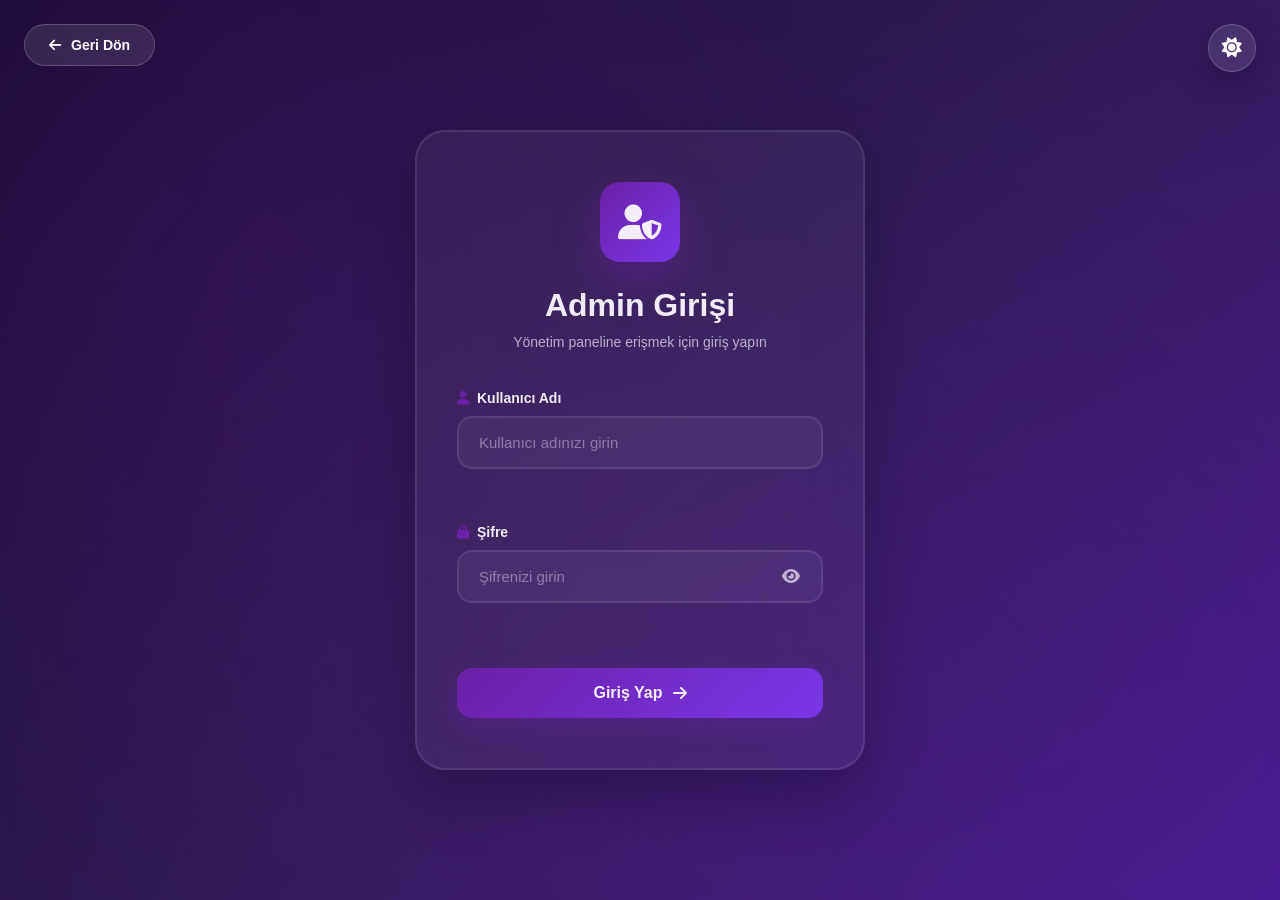
<file: admin-login.html>
<!DOCTYPE html>
<html lang="tr">
<head>
    <meta charset="UTF-8">
    <meta name="viewport" content="width=device-width, initial-scale=1.0">
    <title>Admin Login - Portfolio</title>
    <link rel="stylesheet" href="./css/style.css">
    <link rel="stylesheet" href="./css/admin-login.css">
    <link rel="stylesheet" href="https://cdnjs.cloudflare.com/ajax/libs/font-awesome/6.4.0/css/all.min.css">
</head>
<body>
    <!-- Theme Toggle -->
    <button class="theme-toggle" id="themeToggle" aria-label="Toggle theme">
        <i class="fas fa-sun"></i>
    </button>

    <!-- Back Button -->
    <a href="index.html" class="back-btn">
        <i class="fas fa-arrow-left"></i>
        <span>Geri Dön</span>
    </a>

    <!-- Login Container -->
    <div class="login-container">
        <div class="login-box">
            <div class="login-header">
                <div class="login-icon">
                    <i class="fas fa-user-shield"></i>
                </div>
                <h2>Admin Girişi</h2>
                <p>Yönetim paneline erişmek için giriş yapın</p>
            </div>

            <form id="loginForm" class="login-form">
                <div class="form-group">
                    <label for="username">
                        <i class="fas fa-user"></i>
                        Kullanıcı Adı
                    </label>
                    <input 
                        type="text" 
                        id="username" 
                        name="username" 
                        placeholder="Kullanıcı adınızı girin"
                        required
                        autocomplete="username"
                    >
                </div>

                <div class="form-group">
                    <label for="password">
                        <i class="fas fa-lock"></i>
                        Şifre
                    </label>
                    <div class="password-wrapper">
                        <input 
                            type="password" 
                            id="password" 
                            name="password" 
                            placeholder="Şifrenizi girin"
                            required
                            autocomplete="current-password"
                        >
                        <button type="button" class="toggle-password" id="togglePassword">
                            <i class="fas fa-eye"></i>
                        </button>
                    </div>
                </div>

                <div class="error-message" id="errorMessage"></div>

                <button type="submit" class="login-btn">
                    <span>Giriş Yap</span>
                    <i class="fas fa-arrow-right"></i>
                </button>
            </form>
        </div>
    </div>

    <script src="./js/theme.js"></script>
    <script src="./js/admin-login.js"></script>
</body>
</html>
</file>
<file: css/style.css>
/* Reset & Base Styles */
* {
    margin: 0;
    padding: 0;
    box-sizing: border-box;
}

:root {
    /* Dark Theme (Default) */
    --bg-primary: #0f0a1a;
    --bg-secondary: #1a0b2e;
    --gradient-start: #1a0b2e;
    --gradient-mid: #2d1b4e;
    --gradient-end: #4c1d95;
    --text-primary: #ffffff;
    --text-secondary: rgba(255, 255, 255, 0.7);
    --accent: #6b21a8;
    --accent-hover: #6b21a8;
    --ring-color: rgba(107, 33, 168, 0.3);
}

body.light-theme {
    --bg-primary: #fafafa;
    --bg-secondary: #ffffff;
    --gradient-start: #ffffff;
    --gradient-mid: #fafafa;
    --gradient-end: #f5f5f7;
    --text-primary: #1a1a1a;
    --text-secondary: #666666;
    --accent: #0071e3;
    --accent-hover: #0077ed;
    --ring-color: rgba(0, 113, 227, 0.2);
}

body {
    font-family: -apple-system, BlinkMacSystemFont, 'Segoe UI', Roboto, Oxygen, Ubuntu, Cantarell, sans-serif;
    background: linear-gradient(135deg, var(--gradient-start) 0%, var(--gradient-mid) 50%, var(--gradient-end) 100%);
    color: var(--text-primary);
    min-height: 100vh;
    margin: 0;
    padding: 0;
    transition: background 0.3s ease, color 0.3s ease;
    position: relative;
    -webkit-font-smoothing: antialiased;
    -moz-osx-font-smoothing: grayscale;
}
}

/* Smooth scrolling - sadece user action için */
html {
    overflow-x: hidden;
    scroll-behavior: smooth;
}

body {
    overflow-x: hidden;
    overflow-y: auto;
}

body::before {
    content: '';
    position: fixed;
    top: 0;
    left: 0;
    width: 100%;
    height: 100%;
    background: 
        radial-gradient(circle at 20% 30%, rgba(107, 33, 168, 0.15) 0%, transparent 50%),
        radial-gradient(circle at 80% 70%, rgba(76, 29, 149, 0.15) 0%, transparent 50%),
        radial-gradient(circle at 40% 80%, rgba(107, 33, 168, 0.1) 0%, transparent 50%);
    pointer-events: none;
    z-index: 0;
    animation: backgroundPulse 15s ease-in-out infinite;
}

body::after {
    content: '';
    position: fixed;
    top: 0;
    left: 0;
    width: 100%;
    height: 100%;
    background: 
        linear-gradient(135deg, transparent 0%, rgba(107, 33, 168, 0.05) 50%, transparent 100%),
        linear-gradient(-135deg, transparent 0%, rgba(76, 29, 149, 0.05) 50%, transparent 100%);
    pointer-events: none;
    z-index: 0;
    animation: backgroundShift 20s ease-in-out infinite alternate;
}

body.light-theme::before {
    background: 
        radial-gradient(circle at 20% 30%, rgba(0, 113, 227, 0.015) 0%, transparent 50%),
        radial-gradient(circle at 80% 70%, rgba(0, 113, 227, 0.01) 0%, transparent 50%),
        radial-gradient(circle at 40% 80%, rgba(0, 113, 227, 0.01) 0%, transparent 50%);
}

body.light-theme::after {
    background: 
        linear-gradient(135deg, transparent 0%, rgba(0, 113, 227, 0.02) 50%, transparent 100%),
        linear-gradient(-135deg, transparent 0%, rgba(0, 113, 227, 0.02) 50%, transparent 100%);
}

@keyframes backgroundPulse {
    0%, 100% { opacity: 0.3; transform: scale(1); }
    50% { opacity: 0.5; transform: scale(1.05); }
}

@keyframes backgroundShift {
    0% {
        transform: translate(0, 0) rotate(0deg);
        opacity: 1;
    }
    100% {
        transform: translate(30px, 30px) rotate(3deg);
        opacity: 0.8;
    }
}

/* Theme Toggle Button */
.theme-toggle {
    position: fixed;
    top: 24px;
    right: 24px;
    width: 48px;
    height: 48px;
    border-radius: 50%;
    background: rgba(255, 255, 255, 0.1);
    backdrop-filter: blur(10px);
    border: 1px solid rgba(255, 255, 255, 0.2);
    color: var(--text-primary);
    font-size: 20px;
    cursor: pointer;
    display: flex;
    align-items: center;
    justify-content: center;
    transition: all 0.4s cubic-bezier(0.4, 0, 0.2, 1);
    z-index: 1000;
    box-shadow: 0 8px 32px rgba(0, 0, 0, 0.3);
}

.theme-toggle::before {
    content: '';
    position: absolute;
    width: 100%;
    height: 100%;
    border-radius: 50%;
    background: linear-gradient(135deg, var(--accent) 0%, #7c3aed 100%);
    opacity: 0;
    transition: opacity 0.4s ease;
}

.theme-toggle i {
    position: relative;
    z-index: 1;
    transition: transform 0.6s cubic-bezier(0.68, -0.55, 0.265, 1.55);
}

.theme-toggle:hover {
    background: rgba(255, 255, 255, 0.2);
    transform: scale(1.15) translateY(-2px);
    box-shadow: 0 12px 40px rgba(107, 33, 168, 0.6), 0 0 30px rgba(107, 33, 168, 0.3);
}

.theme-toggle:hover::before {
    opacity: 0.3;
}

.theme-toggle:hover i {
    transform: rotate(360deg) scale(1.1);
}

.theme-toggle:active {
    transform: scale(1.05) translateY(0);
}

/* Main Container */
.container {
    min-height: 100vh;
    display: flex;
    flex-direction: column;
    align-items: center;
    justify-content: center;
    position: relative;
    padding: 40px 20px;
}

/* Logo - Top Left */
.logo-wrapper {
    position: fixed;
    top: 24px;
    left: 24px;
    z-index: 100;
    transition: all 0.3s cubic-bezier(0.4, 0, 0.2, 1);
    cursor: pointer;
}

.logo-wrapper::before {
    content: '';
    position: absolute;
    width: 120%;
    height: 120%;
    border-radius: 50%;
    background: radial-gradient(circle, rgba(107, 33, 168, 0.4), transparent);
    top: 50%;
    left: 50%;
    transform: translate(-50%, -50%) scale(0);
    transition: transform 0.4s cubic-bezier(0.4, 0, 0.2, 1);
    opacity: 0;
}

.logo {
    width: 48px;
    height: 48px;
    border-radius: 50%;
    border: 2px solid rgba(255, 255, 255, 0.3);
    object-fit: cover;
    transition: all 0.4s cubic-bezier(0.4, 0, 0.2, 1);
    box-shadow: 0 4px 20px rgba(0, 0, 0, 0.3);
    display: block;
    position: relative;
    z-index: 1;
}

.logo-wrapper:hover::before {
    transform: translate(-50%, -50%) scale(1);
    opacity: 1;
}

.logo-wrapper:hover {
    transform: translateY(-3px) scale(1.05);
}

.logo-wrapper:active {
    transform: translateY(-1px) scale(0.95);
}

.logo:hover {
    transform: scale(1.15) rotate(5deg);
    border-color: var(--accent);
    box-shadow: 0 8px 30px rgba(107, 33, 168, 0.6), 0 0 40px rgba(107, 33, 168, 0.4);
}

/* Hero Content */
.hero-content {
    display: flex;
    flex-direction: column;
    align-items: center;
    gap: 40px;
    max-width: 800px;
    width: 100%;
}

/* Profile Wrapper with Rings */
.profile-wrapper {
    position: relative;
    width: 280px;
    height: 280px;
    display: flex;
    align-items: center;
    justify-content: center;
    animation: floatingProfile 10s ease-in-out infinite;
    transform-style: preserve-3d;
    perspective: 1000px;
}

@keyframes floatingProfile {
    0%, 100% { 
        transform: translateY(0px) rotateX(0deg);
    }
    50% { 
        transform: translateY(-20px) rotateX(5deg);
    }
}

.profile-wrapper::before {
    content: '';
    position: absolute;
    width: 100%;
    height: 100%;
    background: radial-gradient(circle, rgba(107, 33, 168, 0.4) 0%, transparent 70%);
    filter: blur(40px);
    animation: pulseGlow 5s ease-in-out infinite;
    z-index: 0;
}

@keyframes pulseGlow {
    0%, 100% { 
        opacity: 0.5;
        transform: scale(1);
    }
    50% { 
        opacity: 1;
        transform: scale(1.2);
    }
}

.profile-image {
    width: 180px;
    height: 180px;
    border-radius: 50%;
    overflow: hidden;
    border: 4px solid rgba(255, 255, 255, 0.2);
    box-shadow: 
        0 20px 60px rgba(107, 33, 168, 0.5),
        0 0 80px rgba(107, 33, 168, 0.3),
        inset 0 0 20px rgba(107, 33, 168, 0.2);
    position: relative;
    z-index: 2;
    transition: all 0.5s cubic-bezier(0.4, 0, 0.2, 1);
}

.profile-wrapper:hover .profile-image {
    transform: scale(1.05);
    border-color: var(--accent);
    box-shadow: 
        0 25px 80px rgba(107, 33, 168, 0.7),
        0 0 100px rgba(107, 33, 168, 0.5),
        inset 0 0 30px rgba(107, 33, 168, 0.3);
}

.profile-image img {
    width: 100%;
    height: 100%;
    object-fit: cover;
}

/* Animated Rings */
.profile-ring {
    position: absolute;
    border-radius: 50%;
    border: 2px solid var(--ring-color);
    animation: pulse-ring 5s ease-in-out infinite;
    box-shadow: 0 0 20px rgba(107, 33, 168, 0.3);
    transition: all 0.3s ease;
}

.profile-wrapper:hover .profile-ring {
    border-color: var(--accent);
    box-shadow: 0 0 40px rgba(107, 33, 168, 0.6);
}

.ring-outer {
    width: 100%;
    height: 100%;
    animation-delay: 0s;
    animation-duration: 4s;
}

.ring-middle {
    width: 85%;
    height: 85%;
    animation-delay: 0.5s;
    animation-duration: 3.5s;
}

.ring-inner {
    width: 70%;
    height: 70%;
    animation-delay: 1s;
    animation-duration: 3s;
}

@keyframes pulse-ring {
    0%, 100% {
        transform: scale(1) rotate(0deg);
        opacity: 0.6;
    }
    50% {
        transform: scale(1.1) rotate(180deg);
        opacity: 1;
    }
}

/* Name Container */
.name-container {
    margin: 2rem 0 1rem;
}

.name-text {
    font-size: 3rem;
    font-weight: 700;
    color: var(--text-color);
    letter-spacing: 3px;
    text-transform: uppercase;
    border-right: 3px solid var(--primary-color);
    padding-right: 8px;
    white-space: nowrap;
    overflow: hidden;
    display: inline-block;
    animation: blinkCursor 0.8s step-end infinite;
    text-shadow: 0 0 20px rgba(107, 33, 168, 0.3);
    -webkit-transform: translateZ(0);
    transform: translateZ(0);
    -webkit-backface-visibility: hidden;
    backface-visibility: hidden;
}

@keyframes blinkCursor {
    0%, 50% { border-color: var(--primary-color); }
    51%, 100% { border-color: transparent; }
}

/* Typing Container */
.typing-container {
    min-height: 40px;
    display: flex;
    align-items: center;
    justify-content: center;
    font-size: 28px;
    font-weight: 600;
    background: linear-gradient(135deg, #fff 0%, var(--accent) 100%);
    -webkit-background-clip: text;
    -webkit-text-fill-color: transparent;
    background-clip: text;
    animation: textShimmer 5s ease-in-out infinite;
}

@keyframes textShimmer {
    0%, 100% { filter: brightness(1); }
    50% { filter: brightness(1.3); }
}

.cursor {
    font-size: 32px;
    font-weight: 300;
    color: var(--accent);
    animation: blink 1.5s infinite, cursorGlow 3s ease-in-out infinite;
    text-shadow: 0 0 20px rgba(107, 33, 168, 0.8);
}

@keyframes blink {
    0%, 49% { opacity: 1; }
    50%, 100% { opacity: 0; }
}

@keyframes cursorGlow {
    0%, 100% { 
        text-shadow: 0 0 20px rgba(107, 33, 168, 0.8), 0 0 40px rgba(107, 33, 168, 0.4);
    }
    50% { 
        text-shadow: 0 0 30px rgba(107, 33, 168, 1), 0 0 60px rgba(107, 33, 168, 0.6);
    }
}

/* Button Group */
.button-group {
    display: flex;
    flex-wrap: wrap;
    gap: 16px;
    justify-content: center;
    align-items: center;
}

/* Buttons */
.btn {
    padding: 14px 28px;
    border-radius: 50px;
    font-size: 15px;
    font-weight: 500;
    text-decoration: none;
    display: inline-flex;
    align-items: center;
    gap: 10px;
    transition: all 0.4s cubic-bezier(0.4, 0, 0.2, 1);
    border: none;
    cursor: pointer;
    backdrop-filter: blur(10px);
    position: relative;
    overflow: hidden;
    transform-style: preserve-3d;
}

.btn::before {
    content: '';
    position: absolute;
    top: 50%;
    left: 50%;
    width: 0;
    height: 0;
    border-radius: 50%;
    background: radial-gradient(circle, rgba(255, 255, 255, 0.3), transparent);
    transform: translate(-50%, -50%);
    transition: width 0.6s ease, height 0.6s ease;
    z-index: 0;
}

.btn:hover::before {
    width: 300px;
    height: 300px;
}

.btn::after {
    content: '';
    position: absolute;
    top: 0;
    left: 0;
    width: 100%;
    height: 100%;
    background: linear-gradient(45deg, transparent, rgba(255, 255, 255, 0.1), transparent);
    transform: translateX(-100%);
    transition: transform 0.6s ease;
}

.btn:hover::after {
    transform: translateX(100%);
}

.btn span,
.btn i {
    position: relative;
    z-index: 1;
    transition: transform 0.3s cubic-bezier(0.4, 0, 0.2, 1);
}

.btn:hover i {
    transform: translateX(4px) rotate(10deg);
}

.btn-primary {
    background: linear-gradient(135deg, var(--accent) 0%, #7c3aed 100%);
    color: white;
    box-shadow: 0 8px 20px rgba(107, 33, 168, 0.4);
}

.btn-primary:hover {
    transform: translateY(-4px) scale(1.02);
    box-shadow: 
        0 15px 40px rgba(107, 33, 168, 0.6),
        0 0 60px rgba(107, 33, 168, 0.3);
}

.btn-primary:active {
    transform: translateY(-2px) scale(1);
}

.btn-secondary {
    background: rgba(107, 33, 168, 0.15);
    color: var(--text-primary);
    border: 2px solid rgba(107, 33, 168, 0.4);
    backdrop-filter: blur(20px);
}

.btn-secondary:hover {
    background: rgba(107, 33, 168, 0.3);
    border-color: var(--accent);
    transform: translateY(-4px) scale(1.02);
    box-shadow: 
        0 15px 40px rgba(107, 33, 168, 0.5),
        0 0 40px rgba(107, 33, 168, 0.3);
}

.btn-secondary:active {
    transform: translateY(-2px) scale(1);
}

.btn-tertiary {
    background: rgba(255, 255, 255, 0.1);
    color: var(--text-primary);
    border: 1px solid rgba(255, 255, 255, 0.2);
}

.btn-tertiary:hover {
    background: rgba(255, 255, 255, 0.2);
    border-color: rgba(255, 255, 255, 0.4);
    transform: translateY(-2px);
}

/* Footer */
.footer {
    position: fixed;
    bottom: 30px;
    left: 50%;
    transform: translateX(-50%);
    display: flex;
    flex-direction: column;
    align-items: center;
    gap: 10px;
    color: var(--text-secondary);
    font-size: 11px;
    letter-spacing: 2px;
    font-weight: 500;
}

.scroll-icon {
    width: 32px;
    height: 32px;
    display: flex;
    align-items: center;
    justify-content: center;
    animation: bounce 3s infinite;
}

.scroll-icon i {
    font-size: 16px;
    color: var(--text-secondary);
}

@keyframes bounce {
    0%, 20%, 50%, 80%, 100% {
        transform: translateY(0);
    }
    40% {
        transform: translateY(-10px);
    }
    60% {
        transform: translateY(-5px);
    }
}

/* Responsive Design */
@media (max-width: 768px) {
    .logo-wrapper {
        top: 16px;
        left: 16px;
    }

    .logo {
        width: 40px;
        height: 40px;
    }

    .theme-toggle {
        top: 16px;
        right: 16px;
        width: 40px;
        height: 40px;
        font-size: 18px;
    }

    .profile-wrapper {
        width: 220px;
        height: 220px;
    }

    .profile-image {
        width: 140px;
        height: 140px;
    }

    .button-group {
        flex-direction: column;
        width: 100%;
        max-width: 300px;
    }

    .btn {
        width: 100%;
        justify-content: center;
    }

    .footer {
        font-size: 10px;
    }

    .about-grid {
        grid-template-columns: 1fr !important;
        gap: 20px !important;
    }

    .certificates-grid {
        grid-template-columns: 1fr !important;
    }

    .section-title {
        font-size: 32px !important;
    }
}

@media (max-width: 480px) {
    .profile-wrapper {
        width: 180px;
        height: 180px;
    }

    .profile-image {
        width: 120px;
        height: 120px;
    }

    .cursor {
        font-size: 24px;
    }

    .btn {
        padding: 12px 24px;
        font-size: 14px;
    }

    .about-container {
        padding: 40px 16px !important;
    }

    .section-title {
        font-size: 28px !important;
    }

    .card-header h3 {
        font-size: 18px !important;
    }

    .skill-tags {
        gap: 6px !important;
    }

    .skill-tag {
        font-size: 11px !important;
        padding: 6px 12px !important;
    }
}

/* About Section */
.about-section {
    min-height: 100vh;
    background: linear-gradient(135deg, var(--gradient-start) 0%, var(--gradient-mid) 50%, var(--gradient-end) 100%);
    padding: 80px 0;
    position: relative;
}

.about-container {
    max-width: 1200px;
    margin: 0 auto;
    padding: 40px 20px;
}

.section-title {
    font-size: 42px;
    font-weight: 700;
    text-align: center;
    margin-bottom: 60px;
    color: var(--text-primary);
    position: relative;
    display: inline-block;
    left: 50%;
    transform: translateX(-50%);
}

/* Contact section için mor çizgiyi kaldır */
.contact-section .section-title::after {
    display: none;
}

.section-title::after {
    content: '';
    position: absolute;
    bottom: -10px;
    left: 50%;
    transform: translateX(-50%);
    width: 60px;
    height: 4px;
    background: var(--accent);
    border-radius: 2px;
}

/* About Grid */
.about-grid {
    display: grid;
    grid-template-columns: repeat(2, 1fr);
    gap: 30px;
    margin-bottom: 40px;
}

.about-card {
    background: rgba(255, 255, 255, 0.05);
    backdrop-filter: blur(20px);
    border: 1px solid rgba(255, 255, 255, 0.1);
    border-radius: 20px;
    padding: 30px;
    transition: all 0.5s cubic-bezier(0.4, 0, 0.2, 1);
    position: relative;
    overflow: hidden;
    transform-style: preserve-3d;
}

.about-card::before {
    content: '';
    position: absolute;
    top: 0;
    left: 0;
    width: 100%;
    height: 100%;
    background: linear-gradient(135deg, rgba(107, 33, 168, 0.1) 0%, transparent 50%, rgba(107, 33, 168, 0.05) 100%);
    opacity: 0;
    transition: opacity 0.5s ease;
}

.about-card::after {
    content: '';
    position: absolute;
    top: -50%;
    left: -50%;
    width: 200%;
    height: 200%;
    background: linear-gradient(45deg, transparent 30%, rgba(107, 33, 168, 0.1) 50%, transparent 70%);
    transform: rotate(45deg);
    transition: all 0.6s ease;
    opacity: 0;
}

.about-card:hover::before {
    opacity: 1;
}

.about-card:hover::after {
    opacity: 1;
    animation: shineEffect 1.5s ease-in-out;
}

@keyframes shineEffect {
    0% { transform: translateX(-100%) translateY(-100%) rotate(45deg); }
    100% { transform: translateX(100%) translateY(100%) rotate(45deg); }
}

.about-card:hover {
    transform: translateY(-10px) rotateX(2deg);
    border-color: var(--accent);
    box-shadow: 
        0 20px 60px rgba(107, 33, 168, 0.4),
        0 0 80px rgba(107, 33, 168, 0.2),
        inset 0 0 40px rgba(107, 33, 168, 0.05);
}

.card-header {
    display: flex;
    align-items: center;
    gap: 12px;
    margin-bottom: 25px;
    position: relative;
    z-index: 1;
}

.card-header i {
    font-size: 24px;
    color: var(--accent);
    transition: all 0.5s cubic-bezier(0.4, 0, 0.2, 1);
    filter: drop-shadow(0 0 10px rgba(107, 33, 168, 0.5));
}

.about-card:hover .card-header i {
    transform: scale(1.2) rotate(360deg);
    filter: drop-shadow(0 0 20px rgba(107, 33, 168, 0.8));
}

.card-header h3 {
    font-size: 22px;
    font-weight: 600;
    color: var(--text-primary);
}

/* Timeline */
.timeline {
    display: flex;
    flex-direction: column;
    gap: 30px;
}

.timeline-item {
    position: relative;
    padding-left: 30px;
    border-left: 2px solid rgba(107, 33, 168, 0.3);
    transition: all 0.3s ease;
}

.timeline-item:hover {
    border-color: var(--accent);
}

.timeline-item.active {
    border-color: var(--accent);
}

.timeline-marker {
    position: absolute;
    left: -6px;
    top: 5px;
    width: 12px;
    height: 12px;
    background: var(--accent);
    border-radius: 50%;
    box-shadow: 0 0 0 4px rgba(107, 33, 168, 0.2);
}

.timeline-item.active .timeline-marker {
    animation: pulse-marker 2s infinite;
}

@keyframes pulse-marker {
    0%, 100% {
        box-shadow: 0 0 0 4px rgba(107, 33, 168, 0.2);
    }
    50% {
        box-shadow: 0 0 0 8px rgba(107, 33, 168, 0.4);
    }
}

.timeline-year {
    display: inline-block;
    font-size: 12px;
    font-weight: 600;
    color: var(--accent);
    background: rgba(107, 33, 168, 0.1);
    padding: 4px 12px;
    border-radius: 12px;
    margin-bottom: 8px;
}

.timeline-content h4 {
    font-size: 18px;
    font-weight: 600;
    color: var(--text-primary);
    margin: 8px 0;
}

.timeline-content p {
    font-size: 14px;
    color: var(--text-secondary);
    margin: 4px 0;
}

.badge-ongoing {
    display: inline-block;
    font-size: 10px;
    font-weight: 600;
    color: var(--accent);
    background: rgba(107, 33, 168, 0.2);
    padding: 4px 10px;
    border-radius: 8px;
    margin-top: 8px;
    letter-spacing: 1px;
}

/* Skills */
.skills-content {
    display: flex;
    flex-direction: column;
    gap: 25px;
}

.skill-group h4 {
    font-size: 14px;
    font-weight: 600;
    color: var(--text-primary);
    margin-bottom: 12px;
    display: flex;
    align-items: center;
    gap: 8px;
}

.skill-level {
    font-size: 12px;
    color: var(--accent);
    background: rgba(107, 33, 168, 0.1);
    padding: 2px 8px;
    border-radius: 8px;
}

.skill-list {
    display: flex;
    flex-direction: column;
    gap: 10px;
}

.skill-item {
    display: flex;
    justify-content: space-between;
    align-items: center;
    padding: 8px 12px;
    background: rgba(255, 255, 255, 0.03);
    border-radius: 8px;
    transition: all 0.4s cubic-bezier(0.4, 0, 0.2, 1);
    position: relative;
    overflow: hidden;
}

.skill-item::before {
    content: '';
    position: absolute;
    left: 0;
    top: 0;
    height: 100%;
    width: var(--skill-width, 0%);
    background: linear-gradient(90deg, rgba(107, 33, 168, 0.2), rgba(107, 33, 168, 0.05));
    border-radius: 8px;
    transition: width 1s cubic-bezier(0.4, 0, 0.2, 1);
    z-index: 0;
}

.skill-item:hover {
    background: rgba(107, 33, 168, 0.15);
    transform: translateX(5px);
    box-shadow: 0 4px 20px rgba(107, 33, 168, 0.3);
}

.skill-name {
    font-size: 13px;
    color: var(--text-primary);
    position: relative;
    z-index: 1;
    transition: all 0.3s ease;
}

.skill-item:hover .skill-name {
    transform: translateX(5px);
    font-weight: 600;
}

.skill-percent {
    font-size: 12px;
    font-weight: 600;
    color: var(--accent);
    position: relative;
    z-index: 1;
    transition: all 0.3s ease;
}

.skill-item:hover .skill-percent {
    transform: scale(1.1);
    text-shadow: 0 0 10px rgba(107, 33, 168, 0.8);
}

.skill-tags {
    display: flex;
    flex-wrap: wrap;
    gap: 8px;
}

.skill-tag {
    display: inline-block;
    font-size: 12px;
    font-weight: 500;
    color: var(--text-primary);
    background: rgba(107, 33, 168, 0.1);
    padding: 6px 14px;
    border-radius: 12px;
    border: 1px solid rgba(107, 33, 168, 0.2);
    transition: all 0.4s cubic-bezier(0.4, 0, 0.2, 1);
    cursor: pointer;
    position: relative;
    overflow: hidden;
}

.skill-tag::before {
    content: '';
    position: absolute;
    top: 50%;
    left: 50%;
    width: 0;
    height: 0;
    background: radial-gradient(circle, rgba(107, 33, 168, 0.3), transparent);
    transform: translate(-50%, -50%);
    transition: width 0.5s ease, height 0.5s ease;
    border-radius: 50%;
}

.skill-tag:hover::before {
    width: 200px;
    height: 200px;
}

.skill-tag:hover {
    background: rgba(107, 33, 168, 0.25);
    border-color: var(--accent);
    transform: translateY(-3px) scale(1.05);
    box-shadow: 0 8px 20px rgba(107, 33, 168, 0.4);
}

/* Certificates Section */
.certificates-section {
    background: rgba(255, 255, 255, 0.05);
    backdrop-filter: blur(10px);
    border: 1px solid rgba(255, 255, 255, 0.1);
    border-radius: 20px;
    padding: 30px;
    transition: all 0.3s ease;
}

.certificates-section:hover {
    transform: translateY(-5px);
    border-color: var(--accent);
    box-shadow: 0 10px 40px rgba(107, 33, 168, 0.3);
}

.certificates-grid {
    display: grid;
    grid-template-columns: repeat(auto-fit, minmax(250px, 1fr));
    gap: 20px;
    margin-top: 25px;
}

.cert-card {
    display: flex;
    align-items: center;
    gap: 12px;
    padding: 16px 20px;
    background: rgba(107, 33, 168, 0.1);
    border: 1px solid rgba(107, 33, 168, 0.3);
    border-radius: 12px;
    transition: all 0.4s cubic-bezier(0.4, 0, 0.2, 1);
    cursor: pointer;
    position: relative;
    overflow: hidden;
}

.cert-card::before {
    content: '';
    position: absolute;
    left: 0;
    top: 0;
    width: 4px;
    height: 0;
    background: linear-gradient(180deg, var(--accent), transparent);
    transition: height 0.4s cubic-bezier(0.4, 0, 0.2, 1);
}

.cert-card:hover::before {
    height: 100%;
}

.cert-card:hover {
    background: rgba(107, 33, 168, 0.25);
    border-color: var(--accent);
    transform: translateX(8px);
    box-shadow: 0 8px 30px rgba(107, 33, 168, 0.4);
}

.cert-card i {
    font-size: 20px;
    color: var(--accent);
    transition: all 0.4s cubic-bezier(0.4, 0, 0.2, 1);
    filter: drop-shadow(0 0 5px rgba(107, 33, 168, 0.5));
}

.cert-card:hover i {
    transform: scale(1.2) rotate(10deg);
    filter: drop-shadow(0 0 15px rgba(107, 33, 168, 0.8));
}

.cert-card span {
    font-size: 14px;
    color: var(--text-primary);
    font-weight: 500;
    transition: all 0.3s ease;
}

.cert-card:hover span {
    transform: translateX(3px);
    font-weight: 600;
}

/* Smooth Scrolling */
html {
    scroll-behavior: smooth;
}

/* Mobile Optimizations */
@media (max-width: 1024px) {
    .about-grid {
        grid-template-columns: 1fr;
    }
}

@media (max-width: 768px) {
    .about-section {
        padding: 60px 0;
    }

    .about-container {
        padding: 30px 16px;
    }

    .section-title {
        font-size: 32px;
        margin-bottom: 40px;
    }

    .about-card {
        padding: 20px;
    }

    .card-header h3 {
        font-size: 20px;
    }

    .certificates-grid {
        grid-template-columns: 1fr;
    }

    .timeline-content h4 {
        font-size: 16px;
    }

    .skill-group h4 {
        font-size: 13px;
    }
}

@media (max-width: 480px) {
    .section-title {
        font-size: 28px;
    }

    .about-card {
        padding: 16px;
    }

    .card-header {
        margin-bottom: 20px;
    }

    .card-header i {
        font-size: 20px;
    }

    .card-header h3 {
        font-size: 18px;
    }

    .timeline-item {
        padding-left: 20px;
    }

    .skill-tags {
        gap: 6px;
    }

    .skill-tag {
        font-size: 11px;
        padding: 6px 12px;
    }

    .cert-card {
        padding: 12px 16px;
    }

    .cert-card span {
        font-size: 13px;
    }
}

/* Career Timeline Section */
.timeline-section {
    min-height: 100vh;
    background: linear-gradient(135deg, var(--gradient-start) 0%, var(--gradient-mid) 50%, var(--gradient-end) 100%);
    padding: 80px 0;
    position: relative;
    overflow-x: hidden;
    overflow-y: visible;
}

.timeline-container {
    max-width: 1400px;
    margin: 0 auto;
    padding: 40px 20px;
    position: relative;
}

/* Top Certificates */
.top-certificates {
    display: flex;
    justify-content: center;
    flex-wrap: wrap;
    gap: 12px;
    margin-bottom: 60px;
}

.cert-badge {
    display: flex;
    align-items: center;
    gap: 8px;
    padding: 10px 20px;
    background: rgba(255, 255, 255, 0.1);
    backdrop-filter: blur(10px);
    border: 1px solid rgba(255, 255, 255, 0.2);
    border-radius: 25px;
    font-size: 13px;
    font-weight: 500;
    color: var(--text-primary);
    transition: all 0.3s ease;
}

.cert-badge:hover {
    background: rgba(107, 33, 168, 0.2);
    border-color: var(--accent);
    transform: translateY(-2px);
}

.cert-badge i {
    font-size: 14px;
    color: var(--accent);
}

/* Navigation Buttons */
.timeline-nav {
    display: flex;
    justify-content: flex-end;
    gap: 12px;
    margin-bottom: 30px;
}

.nav-btn {
    width: 48px;
    height: 48px;
    border-radius: 50%;
    background: rgba(107, 33, 168, 0.2);
    backdrop-filter: blur(20px);
    border: 2px solid rgba(107, 33, 168, 0.4);
    color: var(--text-primary);
    font-size: 18px;
    cursor: pointer;
    display: flex;
    align-items: center;
    justify-content: center;
    transition: all 0.4s cubic-bezier(0.4, 0, 0.2, 1);
    position: relative;
    overflow: hidden;
    box-shadow: 0 4px 15px rgba(0, 0, 0, 0.2);
}

.nav-btn::before {
    content: '';
    position: absolute;
    width: 100%;
    height: 100%;
    background: radial-gradient(circle, rgba(107, 33, 168, 0.6), transparent);
    opacity: 0;
    transition: opacity 0.4s ease;
}

.nav-btn:hover:not(:disabled)::before {
    opacity: 1;
}

.nav-btn:hover:not(:disabled) {
    background: linear-gradient(135deg, var(--accent), #7c3aed);
    border-color: transparent;
    transform: scale(1.15) translateY(-2px);
    box-shadow: 0 10px 30px rgba(107, 33, 168, 0.6), 0 0 40px rgba(107, 33, 168, 0.3);
}

.nav-btn i {
    position: relative;
    z-index: 1;
    transition: transform 0.3s ease;
}

.nav-btn:hover:not(:disabled) i {
    transform: scale(1.2);
}

.nav-btn:disabled {
    opacity: 0.3;
    cursor: not-allowed;
}

.nav-btn:active:not(:disabled) {
    transform: scale(1) translateY(0);
}

/* Timeline Track Wrapper */
.timeline-track-wrapper {
    position: relative;
    overflow-x: auto;
    overflow-y: visible;
    padding: 20px 0 40px;
    margin: 0 -20px;
    -webkit-overflow-scrolling: touch;
}

.timeline-track-wrapper::-webkit-scrollbar {
    height: 8px;
}

.timeline-track-wrapper::-webkit-scrollbar-track {
    background: rgba(255, 255, 255, 0.05);
    border-radius: 4px;
}

.timeline-track-wrapper::-webkit-scrollbar-thumb {
    background: rgba(107, 33, 168, 0.5);
    border-radius: 4px;
}

.timeline-track-wrapper::-webkit-scrollbar-thumb:hover {
    background: var(--accent);
}

/* Timeline Track */
.timeline-track {
    display: flex;
    gap: 30px;
    padding: 0 20px;
    min-width: min-content;
}

/* Timeline Item Card */
.timeline-item-card {
    min-width: 350px;
    max-width: 350px;
    background: rgba(255, 255, 255, 0.08);
    backdrop-filter: blur(20px);
    border: 1px solid rgba(255, 255, 255, 0.15);
    border-radius: 20px;
    padding: 30px;
    position: relative;
    transition: all 0.5s cubic-bezier(0.4, 0, 0.2, 1);
    cursor: pointer;
    transform-style: preserve-3d;
    perspective: 1000px;
}

.timeline-item-card::before {
    content: '';
    position: absolute;
    top: 0;
    left: 0;
    width: 100%;
    height: 100%;
    background: linear-gradient(135deg, rgba(107, 33, 168, 0.2) 0%, transparent 50%, rgba(107, 33, 168, 0.1) 100%);
    opacity: 0;
    transition: opacity 0.5s ease;
    border-radius: 20px;
    z-index: 0;
}

.timeline-item-card::after {
    content: '';
    position: absolute;
    top: -2px;
    left: -2px;
    right: -2px;
    bottom: -2px;
    background: linear-gradient(45deg, var(--accent), #7c3aed, var(--accent));
    background-size: 300% 300%;
    border-radius: 20px;
    opacity: 0;
    z-index: -1;
    animation: borderGlow 3s ease-in-out infinite;
    transition: opacity 0.5s ease;
}

@keyframes borderGlow {
    0%, 100% { background-position: 0% 50%; }
    50% { background-position: 100% 50%; }
}

.timeline-item-card:hover::before {
    opacity: 1;
}

.timeline-item-card:hover::after {
    opacity: 1;
}

.timeline-item-card:hover {
    transform: translateY(-15px) scale(1.03) rotateX(2deg);
    border-color: transparent;
    box-shadow: 
        0 25px 80px rgba(107, 33, 168, 0.5),
        0 0 100px rgba(107, 33, 168, 0.3),
        inset 0 0 60px rgba(107, 33, 168, 0.1);
    background: rgba(255, 255, 255, 0.15);
}

/* Year Badge */
.timeline-year-badge {
    position: absolute;
    top: -15px;
    left: 50%;
    transform: translateX(-50%);
    padding: 6px 20px;
    background: var(--accent);
    border-radius: 20px;
    font-size: 14px;
    font-weight: 700;
    color: white;
    box-shadow: 0 4px 15px rgba(107, 33, 168, 0.5);
}

/* Timeline Icon */
.timeline-icon {
    width: 70px;
    height: 70px;
    border-radius: 50%;
    display: flex;
    align-items: center;
    justify-content: center;
    margin: 20px auto 20px;
    font-size: 28px;
    color: white;
    position: relative;
    z-index: 2;
}

.work-icon {
    background: linear-gradient(135deg, #3b82f6 0%, #2563eb 100%);
    box-shadow: 0 8px 25px rgba(59, 130, 246, 0.4);
}

.achievement-icon {
    background: linear-gradient(135deg, #f59e0b 0%, #d97706 100%);
    box-shadow: 0 8px 25px rgba(245, 158, 11, 0.4);
}

.education-icon {
    background: linear-gradient(135deg, #8b5cf6 0%, #6b21a8 100%);
    box-shadow: 0 8px 25px rgba(139, 92, 246, 0.4);
}

/* Timeline Badge */
.timeline-badge {
    display: inline-flex;
    align-items: center;
    gap: 6px;
    padding: 6px 14px;
    border-radius: 15px;
    font-size: 11px;
    font-weight: 600;
    margin-bottom: 15px;
}

.work-badge {
    background: rgba(59, 130, 246, 0.2);
    color: #60a5fa;
    border: 1px solid rgba(59, 130, 246, 0.4);
}

.achievement-badge {
    background: rgba(245, 158, 11, 0.2);
    color: #fbbf24;
    border: 1px solid rgba(245, 158, 11, 0.4);
}

.education-badge {
    background: rgba(139, 92, 246, 0.2);
    color: #a78bfa;
    border: 1px solid rgba(139, 92, 246, 0.4);
}

/* Timeline Content */
.timeline-title {
    font-size: 20px;
    font-weight: 700;
    color: var(--text-primary);
    margin-bottom: 8px;
    line-height: 1.3;
}

.timeline-company {
    font-size: 14px;
    color: var(--accent);
    font-weight: 500;
    margin-bottom: 12px;
}

.timeline-description {
    font-size: 14px;
    color: var(--text-secondary);
    line-height: 1.6;
    margin-bottom: 20px;
}

/* Timeline Tags */
.timeline-tags {
    display: flex;
    flex-wrap: wrap;
    gap: 8px;
}

.tag {
    padding: 6px 14px;
    background: rgba(107, 33, 168, 0.15);
    border: 1px solid rgba(107, 33, 168, 0.3);
    border-radius: 12px;
    font-size: 11px;
    font-weight: 600;
    color: var(--text-primary);
    transition: all 0.3s ease;
}

.tag:hover {
    background: rgba(107, 33, 168, 0.3);
    border-color: var(--accent);
}

.tag-gold {
    padding: 8px 16px;
    background: linear-gradient(135deg, #f59e0b 0%, #d97706 100%);
    border: none;
    border-radius: 15px;
    font-size: 13px;
    font-weight: 700;
    color: white;
    display: flex;
    align-items: center;
    gap: 6px;
    box-shadow: 0 4px 15px rgba(245, 158, 11, 0.4);
}

/* Scroll More Indicator */
.scroll-more {
    display: flex;
    align-items: center;
    justify-content: center;
    gap: 10px;
    margin-top: 30px;
    color: var(--text-secondary);
    font-size: 13px;
    font-weight: 500;
}

.scroll-more i {
    animation: slide-right 1.5s infinite;
}

@keyframes slide-right {
    0%, 100% {
        transform: translateX(0);
    }
    50% {
        transform: translateX(10px);
    }
}

/* Timeline Responsive */
@media (max-width: 1024px) {
    .timeline-item-card {
        min-width: 320px;
        max-width: 320px;
    }
}

@media (max-width: 768px) {
    .timeline-section {
        padding: 60px 0;
    }

    .timeline-container {
        padding: 30px 10px;
    }

    .top-certificates {
        margin-bottom: 40px;
        gap: 8px;
    }

    .cert-badge {
        padding: 8px 16px;
        font-size: 12px;
    }

    .timeline-nav {
        margin-bottom: 20px;
    }

    .nav-btn {
        width: 44px;
        height: 44px;
        font-size: 16px;
    }

    .timeline-item-card {
        min-width: 280px;
        max-width: 280px;
        padding: 24px;
    }

    .timeline-track {
        gap: 20px;
        padding: 0 10px;
    }

    .timeline-title {
        font-size: 18px;
    }

    .timeline-icon {
        width: 60px;
        height: 60px;
        font-size: 24px;
    }
}

@media (max-width: 480px) {
    .top-certificates {
        gap: 6px;
    }

    .cert-badge {
        padding: 6px 12px;
        font-size: 11px;
    }

    .cert-badge i {
        font-size: 12px;
    }

    .timeline-item-card {
        min-width: 260px;
        max-width: 260px;
        padding: 20px;
    }

    .timeline-year-badge {
        font-size: 12px;
        padding: 5px 16px;
    }

    .timeline-icon {
        width: 55px;
        height: 55px;
        font-size: 22px;
    }

    .timeline-title {
        font-size: 16px;
    }

    .timeline-description {
        font-size: 13px;
    }

    .scroll-more {
        font-size: 12px;
    }
}

/* Services Section */
.services-section {
    min-height: 100vh;
    background: linear-gradient(135deg, var(--gradient-start) 0%, var(--gradient-mid) 50%, var(--gradient-end) 100%);
    padding: 100px 0;
    position: relative;
    overflow-x: hidden;
    overflow-y: visible;
}

.services-container {
    max-width: 1400px;
    margin: 0 auto;
    padding: 40px 20px;
    position: relative;
}

/* Scroll Indicator Top */
.scroll-indicator-top {
    position: absolute;
    top: 30px;
    right: 30px;
    display: flex;
    align-items: center;
    gap: 10px;
    color: var(--text-secondary);
    font-size: 13px;
    font-weight: 500;
    opacity: 0.8;
}

.scroll-indicator-top i {
    animation: slide-right 1.5s infinite;
}

/* Services Navigation */
.services-nav {
    position: absolute;
    left: 50%;
    transform: translateX(-50%);
    top: 50%;
    width: 100%;
    max-width: 1400px;
    display: flex;
    justify-content: space-between;
    padding: 0 20px;
    z-index: 10;
    pointer-events: none;
}

.services-nav .service-nav-btn {
    pointer-events: all;
}

.services-nav .prev {
    position: absolute;
    left: -70px;
}

.services-nav .next {
    position: absolute;
    right: -70px;
}

.service-nav-btn {
    width: 50px;
    height: 50px;
    border-radius: 50%;
    background: rgba(255, 255, 255, 0.1);
    backdrop-filter: blur(20px);
    border: 2px solid rgba(107, 33, 168, 0.5);
    color: var(--text-primary);
    font-size: 20px;
    cursor: pointer;
    display: flex;
    align-items: center;
    justify-content: center;
    transition: all 0.4s cubic-bezier(0.4, 0, 0.2, 1);
    box-shadow: 0 10px 30px rgba(107, 33, 168, 0.3);
    position: relative;
    overflow: hidden;
}

.service-nav-btn::before {
    content: '';
    position: absolute;
    width: 100%;
    height: 100%;
    background: radial-gradient(circle, rgba(255, 255, 255, 0.3), transparent);
    opacity: 0;
    transition: opacity 0.4s ease;
}

.service-nav-btn::after {
    content: '';
    position: absolute;
    width: 150%;
    height: 150%;
    background: linear-gradient(135deg, var(--accent), #7c3aed);
    border-radius: 50%;
    opacity: 0;
    transition: opacity 0.4s ease;
    z-index: -1;
}

.service-nav-btn:hover:not(:disabled)::before {
    opacity: 1;
    animation: pulseWave 1s ease-out;
}

@keyframes pulseWave {
    0% { transform: scale(0); opacity: 1; }
    100% { transform: scale(2); opacity: 0; }
}

.service-nav-btn:hover:not(:disabled)::after {
    opacity: 1;
}

.service-nav-btn:hover:not(:disabled) {
    border-color: transparent;
    transform: scale(1.2) translateY(-3px);
    box-shadow: 
        0 20px 50px rgba(107, 33, 168, 0.7),
        0 0 60px rgba(107, 33, 168, 0.4);
}

.service-nav-btn i {
    position: relative;
    z-index: 1;
    transition: transform 0.3s ease;
}

.service-nav-btn:hover:not(:disabled) i {
    transform: scale(1.3);
}

.service-nav-btn:disabled {
    opacity: 0.3;
    cursor: not-allowed;
    transform: scale(0.9);
}

.service-nav-btn:active:not(:disabled) {
    transform: scale(1.05) translateY(-2px);
}

/* Services Slider Wrapper */
.services-slider-wrapper {
    margin-top: 100px;
    overflow-x: auto;
    overflow-y: visible;
    padding: 20px 0 60px;
    position: relative;
    width: 100%;
    -webkit-overflow-scrolling: touch;
    scroll-snap-type: x mandatory;
    scrollbar-width: thin;
    scrollbar-color: rgba(124, 58, 237, 0.5) rgba(20, 16, 30, 0.3);
}

.services-slider-wrapper::-webkit-scrollbar {
    height: 8px;
}

.services-slider-wrapper::-webkit-scrollbar-track {
    background: rgba(20, 16, 30, 0.3);
    border-radius: 10px;
}

.services-slider-wrapper::-webkit-scrollbar-thumb {
    background: rgba(124, 58, 237, 0.5);
    border-radius: 10px;
}

.services-slider-wrapper::-webkit-scrollbar-thumb:hover {
    background: rgba(124, 58, 237, 0.7);
}

.services-slider {
    display: flex;
    gap: 0;
    padding: 0;
    width: 100%;
    transition: transform 0.5s cubic-bezier(0.4, 0, 0.2, 1);
    will-change: transform;
}

/* Service Card */
.service-card {
    min-width: 100%;
    max-width: 100%;
    width: 100%;
    flex-shrink: 0;
    background: rgba(20, 16, 30, 0.6);
    backdrop-filter: blur(30px);
    border: 2px solid rgba(107, 33, 168, 0.3);
    border-radius: 30px;
    padding: 50px;
    position: relative;
    transition: all 0.4s cubic-bezier(0.4, 0, 0.2, 1);
    box-shadow: 0 20px 60px rgba(0, 0, 0, 0.3);
    display: flex;
    flex-direction: column;
    align-items: center;
    justify-content: center;
    min-height: 550px;
    scroll-snap-align: center;
    scroll-snap-stop: always;
}

.service-card:hover {
    transform: translateY(-10px);
    border-color: var(--accent);
    box-shadow: 0 30px 80px rgba(107, 33, 168, 0.5);
}

.service-card::before {
    content: '';
    position: absolute;
    top: -2px;
    left: -2px;
    right: -2px;
    bottom: -2px;
    background: linear-gradient(135deg, transparent, rgba(107, 33, 168, 0.4), transparent);
    border-radius: 30px;
    opacity: 0;
    transition: opacity 0.5s ease;
    z-index: -1;
}

.service-card:hover::before {
    opacity: 1;
}

/* Service Icon */
.service-icon-wrapper {
    width: 100px;
    height: 100px;
    margin: 0 auto 30px;
    position: relative;
    display: flex;
    align-items: center;
    justify-content: center;
}

.service-icon-bg {
    position: absolute;
    width: 100%;
    height: 100%;
    background: linear-gradient(135deg, var(--accent) 0%, #7c3aed 100%);
    border-radius: 25px;
    animation: rotate-icon-bg 10s linear infinite;
    box-shadow: 0 15px 40px rgba(107, 33, 168, 0.5);
}

@keyframes rotate-icon-bg {
    0% {
        transform: rotate(0deg);
    }
    100% {
        transform: rotate(360deg);
    }
}

.service-icon {
    font-size: 45px;
    color: white;
    z-index: 2;
    filter: drop-shadow(0 4px 10px rgba(0, 0, 0, 0.3));
}

/* Service Title */
.service-title {
    font-size: 32px;
    font-weight: 700;
    color: var(--text-primary);
    text-align: center;
    margin-bottom: 20px;
    background: linear-gradient(135deg, #ffffff 0%, #a78bfa 100%);
    -webkit-background-clip: text;
    -webkit-text-fill-color: transparent;
    background-clip: text;
}

/* Service Description */
.service-description {
    font-size: 16px;
    color: var(--text-secondary);
    text-align: center;
    line-height: 1.8;
    margin-bottom: 35px;
}

/* Service Features */
.service-features {
    list-style: none;
    margin-bottom: 30px;
    width: 100%;
    max-width: 500px;
}

.service-features li {
    display: flex;
    align-items: center;
    gap: 12px;
    padding: 12px 0;
    font-size: 15px;
    color: var(--text-primary);
    border-bottom: 1px solid rgba(107, 33, 168, 0.1);
    transition: all 0.3s ease;
}

.service-features li:last-child {
    border-bottom: none;
}

.service-features li:hover {
    padding-left: 10px;
    color: var(--accent);
}

.service-features li i {
    color: var(--accent);
    font-size: 14px;
    background: rgba(107, 33, 168, 0.2);
    padding: 5px;
    border-radius: 50%;
}

/* Service Tech Tags */
.service-tech-tags {
    display: flex;
    flex-wrap: wrap;
    gap: 10px;
    justify-content: center;
}

.tech-tag {
    padding: 10px 20px;
    background: linear-gradient(135deg, rgba(107, 33, 168, 0.3) 0%, rgba(147, 51, 234, 0.3) 100%);
    border: 1px solid rgba(107, 33, 168, 0.5);
    border-radius: 20px;
    font-size: 13px;
    font-weight: 600;
    color: var(--text-primary);
    transition: all 0.3s ease;
    backdrop-filter: blur(10px);
}

.tech-tag:hover {
    background: linear-gradient(135deg, var(--accent) 0%, #7c3aed 100%);
    border-color: transparent;
    transform: translateY(-3px);
    box-shadow: 0 10px 25px rgba(107, 33, 168, 0.5);
}

/* Services Dots Navigation */
.services-dots {
    display: flex;
    justify-content: center;
    gap: 12px;
    margin-top: 40px;
}

.dot {
    width: 12px;
    height: 12px;
    border-radius: 50%;
    background: rgba(255, 255, 255, 0.3);
    border: 2px solid rgba(107, 33, 168, 0.5);
    cursor: pointer;
    transition: all 0.4s ease;
}

.dot:hover {
    background: rgba(107, 33, 168, 0.6);
    transform: scale(1.2);
}

.dot.active {
    background: var(--accent);
    border-color: var(--accent);
    transform: scale(1.3);
    box-shadow: 0 0 20px rgba(107, 33, 168, 0.8);
}

/* Services Responsive */
@media (max-width: 1024px) {
    .service-card {
        max-width: 600px;
        padding: 40px;
        min-height: 500px;
    }

    .services-slider {
        gap: 30px;
    }
}

@media (max-width: 768px) {
    .services-section {
        padding: 80px 0;
        overflow-x: hidden;
    }

    .services-container {
        padding: 30px 10px;
        max-width: 100%;
    }

    .scroll-indicator-top {
        top: 15px;
        right: 15px;
        font-size: 11px;
        padding: 8px 12px;
    }

    .services-nav {
        display: none;
    }

    .services-slider-wrapper {
        margin-top: 90px;
        padding: 20px 0;
        overflow-x: auto; /* Mobilde scroll aktif */
        overflow-y: visible;
        -webkit-overflow-scrolling: touch;
        scroll-snap-type: x mandatory;
        scrollbar-width: thin;
        scrollbar-color: rgba(124, 58, 237, 0.5) rgba(20, 16, 30, 0.3);
    }

    .services-slider-wrapper::-webkit-scrollbar {
        height: 6px;
    }

    .services-slider-wrapper::-webkit-scrollbar-track {
        background: rgba(20, 16, 30, 0.3);
        border-radius: 10px;
    }

    .services-slider-wrapper::-webkit-scrollbar-thumb {
        background: rgba(124, 58, 237, 0.5);
        border-radius: 10px;
    }

    .services-slider {
        display: flex;
        flex-wrap: nowrap;
        gap: 15px;
        padding: 0 15px;
        width: fit-content;
        transition: none; /* Mobilde transition yok, scroll kullanılacak */
    }

    .service-card {
        min-width: calc(100vw - 60px);
        max-width: calc(100vw - 60px);
        width: calc(100vw - 60px);
        scroll-snap-align: center;
        padding: 30px 20px;
        min-height: auto;
        min-width: calc(100vw - 60px);
        max-width: calc(100vw - 60px);
        flex-shrink: 0;
        scroll-snap-align: center;
        scroll-snap-stop: always;
    }

    .service-card:hover {
        transform: translateY(-5px);
    }

    .service-icon-wrapper {
        width: 80px;
        height: 80px;
        margin-bottom: 20px;
    }

    .service-icon {
        font-size: 36px;
    }

    .service-title {
        font-size: 24px;
        margin-bottom: 15px;
    }

    .service-description {
        font-size: 14px;
        margin-bottom: 20px;
        line-height: 1.6;
    }

    .service-features {
        gap: 8px;
    }

    .service-features li {
        font-size: 13px;
        padding: 8px 0;
    }
}

@media (max-width: 480px) {
    .services-section {
        padding: 60px 0;
        overflow-x: hidden;
    }

    .services-container {
        padding: 20px 5px;
    }

    .section-title {
        font-size: 32px;
        margin-bottom: 30px;
    }

    .scroll-indicator-top {
        display: flex !important;
        justify-content: center;
        align-items: center;
        gap: 8px;
        margin-bottom: 20px;
        font-size: 14px;
        color: rgba(255, 255, 255, 0.6);
        animation: swipeHint 2s ease-in-out infinite;
    }

    @keyframes swipeHint {
        0%, 100% {
            transform: translateX(0);
            opacity: 0.6;
        }
        50% {
            transform: translateX(10px);
            opacity: 1;
        }
    }

    .services-nav {
        display: none;
    }

    .services-slider-wrapper {
        margin-top: 70px;
        padding: 15px 0 40px;
        overflow-x: auto;
        overflow-y: hidden;
        -webkit-overflow-scrolling: touch;
        scroll-snap-type: x mandatory;
        scrollbar-width: thin;
        scrollbar-color: rgba(124, 58, 237, 0.5) rgba(20, 16, 30, 0.3);
    }

    .services-slider-wrapper::-webkit-scrollbar {
        height: 8px;
    }

    .services-slider-wrapper::-webkit-scrollbar-track {
        background: rgba(20, 16, 30, 0.3);
        border-radius: 10px;
    }

    .services-slider-wrapper::-webkit-scrollbar-thumb {
        background: rgba(124, 58, 237, 0.5);
        border-radius: 10px;
    }

    .services-slider-wrapper::-webkit-scrollbar-thumb:hover {
        background: rgba(124, 58, 237, 0.7);
    }

    .services-slider {
        gap: 20px;
        display: flex;
        flex-wrap: nowrap;
        padding: 0 20px;
    }

    .service-card {
        padding: 25px 18px;
        border-radius: 20px;
        min-width: calc(100vw - 60px);
        max-width: calc(100vw - 60px);
        min-height: auto;
        flex-shrink: 0;
        scroll-snap-align: center;
    }

    .service-card.active {
        transform: scale(1) rotateY(0deg);
        opacity: 1;
    }

    .service-card:not(.active) {
        transform: scale(1) rotateY(0deg);
        opacity: 1;
    }

    .service-icon-wrapper {
        width: 70px;
        height: 70px;
        margin-bottom: 20px;
    }

    .service-icon {
        font-size: 32px;
    }

    .service-title {
        font-size: 22px;
        margin-bottom: 12px;
    }

    .service-description {
        font-size: 13px;
        margin-bottom: 18px;
        line-height: 1.5;
    }

    .service-features {
        gap: 6px;
    }

    .service-features li {
        font-size: 12px;
        padding: 7px 0;
    }

    .services-dots {
        margin-top: 30px;
        gap: 8px;
    }

    .services-dots .dot {
        width: 8px;
        height: 8px;
    }

    .service-icon {
        font-size: 32px;
    }

    .service-title {
        font-size: 22px;
        margin-bottom: 15px;
    }

    .service-description {
        font-size: 14px;
        margin-bottom: 25px;
    }

    .service-features li {
        font-size: 13px;
        padding: 8px 0;
        gap: 10px;
    }

    .tech-tag {
        padding: 8px 16px;
        font-size: 12px;
    }

    .services-dots {
        gap: 10px;
    }

    .dot {
        width: 10px;
        height: 10px;
    }
}

/* Projects Section */
.projects-section {
    min-height: 100vh;
    background: linear-gradient(135deg, var(--gradient-start) 0%, var(--gradient-mid) 50%, var(--gradient-end) 100%);
    padding: 100px 0;
    position: relative;
    overflow-x: hidden;
}

.projects-container {
    max-width: 1400px;
    margin: 0 auto;
    padding: 40px 20px;
}

/* Project Stats Cards */
.project-stats {
    display: grid;
    grid-template-columns: repeat(2, 1fr);
    gap: 30px;
    margin: 60px auto 50px;
    max-width: 800px;
}

.stat-card {
    background: rgba(20, 16, 30, 0.6);
    backdrop-filter: blur(30px);
    border: 2px solid rgba(107, 33, 168, 0.3);
    border-radius: 25px;
    padding: 40px;
    text-align: center;
    transition: all 0.7s cubic-bezier(0.34, 1.56, 0.64, 1);
    position: relative;
    overflow: hidden;
    cursor: pointer;
    animation: cardFadeIn 0.8s ease backwards;
    /* iOS optimizasyonu */
    -webkit-transform: translateZ(0);
    transform: translateZ(0);
    -webkit-backface-visibility: hidden;
    backface-visibility: hidden;
    will-change: transform, opacity;
}

.stat-card:nth-child(1) {
    animation-delay: 0.1s;
}

.stat-card:nth-child(2) {
    animation-delay: 0.2s;
}

@keyframes cardFadeIn {
    from {
        opacity: 0;
        transform: translateY(30px) scale(0.9);
    }
    to {
        opacity: 1;
        transform: translateY(0) scale(1);
    }
}

.stat-card::before {
    content: '';
    position: absolute;
    top: 0;
    left: 0;
    width: 100%;
    height: 100%;
    background: linear-gradient(135deg, rgba(107, 33, 168, 0.2) 0%, rgba(124, 58, 237, 0.1) 100%);
    opacity: 0;
    transition: opacity 0.5s ease;
}

.stat-card::after {
    content: '';
    position: absolute;
    top: -50%;
    left: -50%;
    width: 200%;
    height: 200%;
    background: radial-gradient(circle, rgba(124, 58, 237, 0.3) 0%, transparent 70%);
    opacity: 0;
    transition: all 0.6s ease;
    pointer-events: none;
}

.stat-card:hover {
    transform: translateY(-15px) scale(1.05);
    border-color: var(--accent);
    box-shadow: 
        0 30px 80px rgba(107, 33, 168, 0.5),
        0 0 60px rgba(124, 58, 237, 0.3),
        inset 0 0 40px rgba(124, 58, 237, 0.1);
    animation: cardPulse 2s ease-in-out infinite;
}

@keyframes cardPulse {
    0%, 100% {
        box-shadow: 
            0 30px 80px rgba(107, 33, 168, 0.5),
            0 0 60px rgba(124, 58, 237, 0.3),
            inset 0 0 40px rgba(124, 58, 237, 0.1);
    }
    50% {
        box-shadow: 
            0 35px 90px rgba(107, 33, 168, 0.6),
            0 0 80px rgba(124, 58, 237, 0.4),
            inset 0 0 50px rgba(124, 58, 237, 0.15);
    }
}

.stat-card:hover::before {
    opacity: 1;
}

.stat-card:hover::after {
    opacity: 1;
    animation: rotateSlow 8s linear infinite;
}

@keyframes rotateSlow {
    from {
        transform: rotate(0deg);
    }
    to {
        transform: rotate(360deg);
    }
}

/* Light Theme - Stat Cards */
body.light-theme .stat-card {
    background: rgba(255, 255, 255, 0.95);
    border: 2px solid rgba(0, 113, 227, 0.2);
    box-shadow: 0 4px 20px rgba(0, 0, 0, 0.08);
}

body.light-theme .stat-card::before {
    background: linear-gradient(135deg, rgba(0, 113, 227, 0.1) 0%, rgba(0, 119, 237, 0.05) 100%);
}

body.light-theme .stat-card::after {
    background: radial-gradient(circle, rgba(0, 113, 227, 0.2) 0%, transparent 70%);
}

body.light-theme .stat-card:hover {
    border-color: var(--accent);
    box-shadow: 
        0 30px 80px rgba(0, 113, 227, 0.25),
        0 0 60px rgba(0, 113, 227, 0.2),
        inset 0 0 40px rgba(0, 113, 227, 0.05);
}

@keyframes lightCardPulse {
    0%, 100% {
        box-shadow: 
            0 30px 80px rgba(0, 113, 227, 0.25),
            0 0 60px rgba(0, 113, 227, 0.2),
            inset 0 0 40px rgba(0, 113, 227, 0.05);
    }
    50% {
        box-shadow: 
            0 35px 90px rgba(0, 113, 227, 0.3),
            0 0 80px rgba(0, 113, 227, 0.25),
            inset 0 0 50px rgba(0, 113, 227, 0.08);
    }
}

body.light-theme .stat-icon {
    background: linear-gradient(135deg, var(--accent) 0%, #0077ed 100%);
    box-shadow: 0 15px 40px rgba(0, 113, 227, 0.3);
}

body.light-theme .stat-card:hover .stat-icon {
    box-shadow: 
        0 20px 50px rgba(0, 113, 227, 0.4),
        0 0 30px rgba(0, 113, 227, 0.3);
    animation: iconBounce 0.6s ease;
}

body.light-theme .stat-number {
    background: linear-gradient(135deg, #1d1d1f 0%, var(--accent) 100%);
    -webkit-background-clip: text;
    -webkit-text-fill-color: transparent;
    background-clip: text;
}

.stat-icon {
    width: 80px;
    height: 80px;
    margin: 0 auto 25px;
    background: linear-gradient(135deg, var(--accent) 0%, #7c3aed 100%);
    border-radius: 20px;
    display: flex;
    align-items: center;
    justify-content: center;
    font-size: 35px;
    color: white;
    box-shadow: 0 15px 40px rgba(107, 33, 168, 0.4);
    animation: float 3s ease-in-out infinite;
    transition: all 0.4s cubic-bezier(0.34, 1.56, 0.64, 1);
    position: relative;
    z-index: 1;
}

.stat-card:hover .stat-icon {
    transform: scale(1.15) rotate(5deg);
    box-shadow: 
        0 20px 50px rgba(107, 33, 168, 0.6),
        0 0 40px rgba(124, 58, 237, 0.4);
    animation: iconBounce 0.6s ease, float 3s ease-in-out infinite;
}

@keyframes iconBounce {
    0%, 100% {
        transform: scale(1.15) rotate(5deg) translateY(0);
    }
    25% {
        transform: scale(1.2) rotate(-5deg) translateY(-10px);
    }
    50% {
        transform: scale(1.15) rotate(5deg) translateY(0);
    }
    75% {
        transform: scale(1.2) rotate(-5deg) translateY(-5px);
    }
}

@keyframes float {
    0%, 100% {
        transform: translateY(0);
    }
    50% {
        transform: translateY(-10px);
    }
}

.stat-number {
    font-size: 48px;
    font-weight: 800;
    background: linear-gradient(135deg, #ffffff 0%, var(--accent) 100%);
    -webkit-background-clip: text;
    -webkit-text-fill-color: transparent;
    background-clip: text;
    margin-bottom: 10px;
    transition: all 0.3s ease;
    position: relative;
    z-index: 1;
}

.stat-card:hover .stat-number {
    transform: scale(1.1);
    letter-spacing: 2px;
    animation: numberGlow 1.5s ease-in-out infinite;
}

@keyframes numberGlow {
    0%, 100% {
        filter: drop-shadow(0 0 5px rgba(124, 58, 237, 0.5));
    }
    50% {
        filter: drop-shadow(0 0 15px rgba(124, 58, 237, 0.8));
    }
}

.stat-label {
    font-size: 12px;
    font-weight: 600;
    color: var(--text-secondary);
    letter-spacing: 2px;
    transition: all 0.3s ease;
    position: relative;
    z-index: 1;
}

.stat-card:hover .stat-label {
    letter-spacing: 3px;
    color: var(--accent);
    text-shadow: 0 0 10px rgba(124, 58, 237, 0.5);
}

/* Project Filters */
.project-filters {
    display: flex;
    justify-content: center;
    flex-wrap: wrap;
    gap: 15px;
    margin-bottom: 50px;
}

.filter-btn {
    padding: 12px 30px;
    background: rgba(255, 255, 255, 0.1);
    backdrop-filter: blur(10px);
    border: 2px solid rgba(107, 33, 168, 0.3);
    border-radius: 25px;
    color: var(--text-primary);
    font-size: 14px;
    font-weight: 600;
    cursor: pointer;
    transition: all 0.3s ease;
}

.filter-btn:hover {
    background: rgba(107, 33, 168, 0.2);
    border-color: var(--accent);
    transform: translateY(-2px);
}

.filter-btn.active {
    background: var(--accent);
    border-color: var(--accent);
    box-shadow: 0 8px 25px rgba(107, 33, 168, 0.5);
}

/* Projects Navigation */
.projects-nav {
    position: absolute;
    left: 50%;
    transform: translateX(-50%);
    top: 50%;
    width: 100%;
    max-width: 1400px;
    display: flex;
    justify-content: space-between;
    padding: 0 20px;
    z-index: 10;
    pointer-events: none;
}

.projects-nav .project-nav-btn {
    pointer-events: all;
}

.projects-nav .prev {
    position: absolute;
    left: -70px;
}

.projects-nav .next {
    position: absolute;
    right: -70px;
}

.project-nav-btn {
    width: 50px;
    height: 50px;
    border-radius: 50%;
    background: rgba(255, 255, 255, 0.1);
    backdrop-filter: blur(20px);
    border: 2px solid rgba(107, 33, 168, 0.5);
    color: var(--text-primary);
    font-size: 20px;
    cursor: pointer;
    display: flex;
    align-items: center;
    justify-content: center;
    transition: all 0.4s cubic-bezier(0.4, 0, 0.2, 1);
    box-shadow: 0 10px 30px rgba(107, 33, 168, 0.3);
}

.project-nav-btn:hover:not(:disabled) {
    background: var(--accent);
    border-color: var(--accent);
    transform: scale(1.15);
    box-shadow: 0 15px 40px rgba(107, 33, 168, 0.6);
}

.project-nav-btn:disabled {
    opacity: 0.3;
    cursor: not-allowed;
    transform: scale(0.9);
}

.project-nav-btn:active:not(:disabled) {
    transform: scale(1);
}

/* Projects Slider Wrapper */
.projects-slider-wrapper {
    margin-top: 50px;
    overflow-x: hidden;
    padding: 20px 0 60px;
    position: relative;
    width: 100%;
    max-width: 1400px;
    margin-left: auto;
    margin-right: auto;
    -webkit-overflow-scrolling: touch;
    touch-action: pan-y pinch-zoom;
}

.projects-slider {
    display: grid;
    grid-auto-flow: column;
    grid-auto-columns: 100%;
    gap: 0;
    transition: transform 0.6s cubic-bezier(0.4, 0, 0.2, 1);
    will-change: transform;
    width: 100%;
    -webkit-user-select: none;
    user-select: none;
}

/* Projects Grid */
.projects-grid {
    display: grid;
    grid-template-columns: repeat(auto-fill, minmax(380px, 1fr));
    gap: 35px;
}

/* Project Card */
.project-card {
    background: rgba(20, 16, 30, 0.6);
    backdrop-filter: blur(30px);
    border: 2px solid rgba(107, 33, 168, 0.2);
    border-radius: 25px;
    overflow: hidden;
    transition: all 0.7s cubic-bezier(0.4, 0, 0.2, 1);
    cursor: pointer;
    max-width: 900px;
    width: 100%;
    margin: 0 auto;
    padding: 0 20px;
    position: relative;
    animation: projectCardFloat 10s ease-in-out infinite;
    /* iOS optimizasyonu */
    -webkit-transform: translateZ(0);
    transform: translateZ(0);
    -webkit-backface-visibility: hidden;
    backface-visibility: hidden;
    will-change: transform;
}

.project-card::before {
    content: '';
    position: absolute;
    top: -2px;
    left: -2px;
    right: -2px;
    bottom: -2px;
    background: linear-gradient(45deg, 
        var(--accent),
        #9333ea,
        #c084fc,
        var(--accent)
    );
    border-radius: 25px;
    opacity: 0;
    z-index: -1;
    transition: opacity 0.5s ease;
    animation: projectGradientRotate 3s linear infinite;
    background-size: 300% 300%;
}

.project-card::after {
    content: '';
    position: absolute;
    inset: 0;
    border-radius: 25px;
    padding: 2px;
    background: linear-gradient(45deg, transparent, rgba(124, 58, 237, 0.3), transparent);
    -webkit-mask: linear-gradient(#fff 0 0) content-box, linear-gradient(#fff 0 0);
    -webkit-mask-composite: xor;
    mask-composite: exclude;
    opacity: 0;
    transition: opacity 0.5s ease;
}

.project-card:hover {
    transform: translateY(-15px) scale(1.02);
    border-color: transparent;
    box-shadow: 
        0 30px 80px rgba(124, 58, 237, 0.6),
        0 0 0 1px rgba(124, 58, 237, 0.2),
        inset 0 0 50px rgba(124, 58, 237, 0.1);
    animation: projectCardBounce 0.6s ease-out;
}

.project-card:hover::before {
    opacity: 1;
}

.project-card:hover::after {
    opacity: 1;
    animation: projectBorderSpin 2s linear infinite;
}

@keyframes projectCardFloat {
    0%, 100% {
        transform: translateY(0) scale(1);
    }
    50% {
        transform: translateY(-8px) scale(1.005);
    }
}

@keyframes projectCardBounce {
    0% {
        transform: translateY(0) scale(1);
    }
    40% {
        transform: translateY(-20px) scale(1.03);
    }
    60% {
        transform: translateY(-12px) scale(1.02);
    }
    100% {
        transform: translateY(-15px) scale(1.02);
    }
}

@keyframes projectGradientRotate {
    0% {
        background-position: 0% 50%;
    }
    50% {
        background-position: 100% 50%;
    }
    100% {
        background-position: 0% 50%;
    }
}

@keyframes projectBorderSpin {
    from {
        transform: rotate(0deg);
    }
    to {
        transform: rotate(360deg);
    }
}

/* Project Image */
.project-image {
    position: relative;
    width: 100%;
    height: 250px;
    overflow: hidden;
}

.project-image img {
    width: 100%;
    height: 100%;
    object-fit: cover;
    transition: transform 0.5s ease;
}

.project-card:hover .project-image img {
    transform: scale(1.1);
}

.project-overlay {
    position: absolute;
    top: 0;
    left: 0;
    width: 100%;
    height: 100%;
    background: rgba(107, 33, 168, 0.95);
    display: flex;
    align-items: center;
    justify-content: center;
    gap: 15px;
    opacity: 0;
    transition: opacity 0.4s ease;
}

.project-card:hover .project-overlay {
    opacity: 1;
}

.project-btn {
    padding: 12px 24px;
    background: white;
    color: var(--accent);
    border: none;
    border-radius: 20px;
    font-size: 14px;
    font-weight: 600;
    display: flex;
    align-items: center;
    gap: 8px;
    cursor: pointer;
    transition: all 0.3s ease;
    transform: translateY(20px);
}

.project-card:hover .project-btn {
    transform: translateY(0);
}

.preview-btn {
    transition-delay: 0.1s;
}

.github-btn {
    transition-delay: 0.2s;
    background: rgba(255, 255, 255, 0.2);
    color: white;
    backdrop-filter: blur(10px);
}

.project-btn:hover {
    transform: translateY(-3px) scale(1.05);
    box-shadow: 0 8px 20px rgba(0, 0, 0, 0.3);
}

/* Project Content */
.project-content {
    padding: 25px;
}

.project-category {
    display: inline-flex;
    align-items: center;
    gap: 6px;
    padding: 6px 14px;
    background: rgba(107, 33, 168, 0.2);
    border: 1px solid rgba(107, 33, 168, 0.4);
    border-radius: 15px;
    font-size: 11px;
    font-weight: 600;
    color: var(--accent);
    margin-bottom: 15px;
}

.project-title {
    font-size: 22px;
    font-weight: 700;
    color: var(--text-primary);
    margin-bottom: 12px;
    line-height: 1.3;
}

.project-description {
    font-size: 14px;
    color: var(--text-secondary);
    line-height: 1.7;
    margin-bottom: 20px;
    display: -webkit-box;
    -webkit-line-clamp: 3;
    -webkit-box-orient: vertical;
    overflow: hidden;
}

.project-tech {
    display: flex;
    flex-wrap: wrap;
    gap: 8px;
    margin-bottom: 20px;
    padding-bottom: 20px;
    border-bottom: 1px solid rgba(107, 33, 168, 0.2);
}

.tech-badge {
    padding: 6px 14px;
    background: rgba(107, 33, 168, 0.15);
    border: 1px solid rgba(107, 33, 168, 0.3);
    border-radius: 12px;
    font-size: 11px;
    font-weight: 600;
    color: var(--text-primary);
    transition: all 0.3s ease;
}

.tech-badge:hover {
    background: rgba(107, 33, 168, 0.3);
    transform: translateY(-2px);
}

.project-stats-mini {
    display: flex;
    justify-content: space-between;
    gap: 15px;
}

.stat-mini {
    display: flex;
    align-items: center;
    gap: 6px;
    font-size: 13px;
    color: var(--text-secondary);
    font-weight: 500;
}

.stat-mini i {
    color: var(--accent);
    font-size: 14px;
}

/* Projects Responsive */
@media (max-width: 1024px) {
    .projects-grid {
        grid-template-columns: repeat(auto-fill, minmax(320px, 1fr));
        gap: 25px;
    }
}

@media (max-width: 768px) {
    .projects-section {
        padding: 80px 0;
    }

    .projects-container {
        padding: 30px 15px;
    }

    .project-stats {
        grid-template-columns: 1fr;
        gap: 20px;
        margin: 40px auto;
    }

    .stat-card {
        padding: 30px;
    }

    .stat-icon {
        width: 70px;
        height: 70px;
        font-size: 30px;
    }

    .stat-number {
        font-size: 40px;
    }

    .project-filters {
        gap: 10px;
    }

    .filter-btn {
        padding: 10px 20px;
        font-size: 13px;
    }

    .projects-grid {
        grid-template-columns: 1fr;
        gap: 20px;
    }

    .projects-nav .prev {
        left: 10px;
    }

    .projects-nav .next {
        right: 10px;
    }

    .project-nav-btn {
        width: 45px;
        height: 45px;
        font-size: 18px;
    }

    .project-image {
        height: 220px;
    }
}

@media (max-width: 480px) {
    .projects-section {
        padding: 60px 0;
    }

    .stat-card {
        padding: 25px;
    }

    .stat-icon {
        width: 60px;
        height: 60px;
        font-size: 26px;
        margin-bottom: 20px;
    }

    .stat-number {
        font-size: 36px;
    }

    .stat-label {
        font-size: 11px;
    }

    .filter-btn {
        padding: 8px 16px;
        font-size: 12px;
    }

    .projects-nav .prev {
        left: 5px;
    }

    .projects-nav .next {
        right: 5px;
    }

    .project-nav-btn {
        width: 40px;
        height: 40px;
        font-size: 16px;
    }

    .project-content {
        padding: 20px;
    }

    .project-title {
        font-size: 19px;
    }

    .project-description {
        font-size: 13px;
    }

    .project-image {
        height: 200px;
    }

    .project-btn {
        padding: 10px 20px;
        font-size: 13px;
    }
}

/* Projects Dots Navigation */
.projects-dots {
    display: flex;
    justify-content: center;
    gap: 12px;
    margin-top: 40px;
}

/* Blog Section */
.blog-section {
    min-height: 100vh;
    background: linear-gradient(135deg, var(--gradient-start) 0%, var(--gradient-mid) 50%, var(--gradient-end) 100%);
    padding: 100px 0;
    position: relative;
    overflow-x: hidden;
}

.blog-container {
    max-width: 1400px;
    margin: 0 auto;
    padding: 40px 20px;
}

/* Blog Stats Cards */
.blog-stats {
    display: grid;
    grid-template-columns: repeat(2, 1fr);
    gap: 30px;
    margin: 60px auto 50px;
    max-width: 800px;
    perspective: 1000px;
}

.blog-stats .stat-card {
    animation-delay: 0s;
    position: relative;
    overflow: visible;
    transform-style: preserve-3d;
    transition: all 0.5s cubic-bezier(0.175, 0.885, 0.32, 1.275);
}

.blog-stats .stat-card::before {
    content: '';
    position: absolute;
    inset: -2px;
    background: linear-gradient(45deg, 
        #7C3AED, #9333EA, #A855F7, #C084FC, #7C3AED);
    background-size: 300% 300%;
    border-radius: 22px;
    z-index: -1;
    opacity: 0;
    filter: blur(10px);
    animation: gradientShift 4s ease infinite;
    transition: opacity 0.5s ease;
}

.blog-stats .stat-card:hover::before {
    opacity: 1;
}

.blog-stats .stat-card::after {
    content: '';
    position: absolute;
    inset: 0;
    background: radial-gradient(circle at var(--mouse-x, 50%) var(--mouse-y, 50%), 
        rgba(124, 58, 237, 0.15), 
        transparent 60%);
    border-radius: 20px;
    opacity: 0;
    transition: opacity 0.3s ease;
    pointer-events: none;
}

.blog-stats .stat-card:hover::after {
    opacity: 1;
}

.blog-stats .stat-card:hover {
    transform: translateY(-15px) rotateX(5deg) scale(1.05);
    box-shadow: 
        0 25px 50px rgba(124, 58, 237, 0.4),
        0 0 80px rgba(124, 58, 237, 0.3),
        inset 0 1px 0 rgba(255, 255, 255, 0.1);
}

.blog-stats .stat-card:hover .stat-icon {
    transform: scale(1.2) rotateY(360deg);
    filter: drop-shadow(0 0 20px rgba(124, 58, 237, 0.8));
}

.blog-stats .stat-card:hover .stat-number {
    transform: scale(1.1);
    text-shadow: 0 0 30px rgba(124, 58, 237, 0.8);
}

.blog-stats .stat-card:nth-child(1) {
    animation-delay: 0.1s;
}

.blog-stats .stat-card:nth-child(1):hover {
    transform: translateY(-15px) rotateX(5deg) rotateZ(-2deg) scale(1.05);
}

.blog-stats .stat-card:nth-child(2) {
    animation-delay: 0.2s;
}

.blog-stats .stat-card:nth-child(2):hover {
    transform: translateY(-15px) rotateX(5deg) rotateZ(2deg) scale(1.05);
}

.blog-stats .stat-card .stat-icon {
    transition: all 0.6s cubic-bezier(0.68, -0.55, 0.265, 1.55);
}

.blog-stats .stat-card .stat-number {
    transition: all 0.4s ease;
    display: inline-block;
}

.blog-stats .stat-card .stat-label {
    transition: all 0.3s ease;
}

.blog-stats .stat-card:hover .stat-label {
    transform: translateY(3px);
    color: rgba(255, 255, 255, 0.95);
}

/* Blog Filter Buttons */
.blog-filters {
    display: flex;
    justify-content: center;
    flex-wrap: wrap;
    gap: 15px;
    margin-bottom: 50px;
}

/* Blog Navigation */
.blog-nav {
    position: absolute;
    left: 50%;
    transform: translateX(-50%);
    top: 50%;
    width: 100%;
    max-width: 1400px;
    display: flex;
    justify-content: space-between;
    padding: 0 20px;
    z-index: 10;
    pointer-events: none;
}

.blog-nav .blog-nav-btn {
    pointer-events: all;
}

.blog-nav .prev {
    position: absolute;
    left: -70px;
}

.blog-nav .next {
    position: absolute;
    right: -70px;
}

.blog-nav-btn {
    width: 50px;
    height: 50px;
    border-radius: 50%;
    background: rgba(255, 255, 255, 0.1);
    backdrop-filter: blur(20px);
    border: 2px solid rgba(107, 33, 168, 0.5);
    color: var(--text-primary);
    font-size: 20px;
    cursor: pointer;
    display: flex;
    align-items: center;
    justify-content: center;
    transition: all 0.4s cubic-bezier(0.4, 0, 0.2, 1);
    box-shadow: 0 10px 30px rgba(107, 33, 168, 0.3);
}

.blog-nav-btn:hover:not(:disabled) {
    background: var(--accent);
    border-color: var(--accent);
    transform: scale(1.15);
    box-shadow: 0 15px 40px rgba(107, 33, 168, 0.6);
}

.blog-nav-btn:disabled {
    opacity: 0.3;
    cursor: not-allowed;
    transform: scale(0.9);
}

.blog-nav-btn:active:not(:disabled) {
    transform: scale(1);
}

/* Blog Slider Wrapper */
.blog-slider-wrapper {
    margin-top: 50px;
    overflow: hidden;
    padding: 20px 0 60px;
    position: relative;
    width: 100%;
    display: flex;
    align-items: center;
    justify-content: center;
    -webkit-overflow-scrolling: touch;
    touch-action: pan-y pinch-zoom;
}

.blog-slider {
    display: grid;
    grid-auto-flow: column;
    grid-auto-columns: 100%;
    gap: 0;
    transition: transform 0.6s cubic-bezier(0.4, 0, 0.2, 1);
    will-change: transform;
    width: 100%;
    -webkit-user-select: none;
    user-select: none;
}

/* Blog Card */
.blog-card {
    background: rgba(20, 16, 30, 0.6);
    backdrop-filter: blur(30px);
    border: 2px solid rgba(107, 33, 168, 0.2);
    border-radius: 25px;
    overflow: hidden;
    transition: all 0.4s cubic-bezier(0.4, 0, 0.2, 1);
    cursor: pointer;
    max-width: 100%;
    width: 100%;
    margin: 0;
}

.blog-card:hover {
    transform: translateY(-10px);
    border-color: var(--accent);
    box-shadow: 0 25px 70px rgba(107, 33, 168, 0.5);
}

/* Blog Image */
.blog-image {
    position: relative;
    width: 100%;
    height: 280px;
    overflow: hidden;
}

.blog-image img {
    width: 100%;
    height: 100%;
    object-fit: cover;
    transition: transform 0.5s ease;
}

.blog-card:hover .blog-image img {
    transform: scale(1.1);
}

.blog-date {
    position: absolute;
    top: 20px;
    right: 20px;
    background: var(--accent);
    padding: 12px 16px;
    border-radius: 15px;
    text-align: center;
    box-shadow: 0 8px 25px rgba(107, 33, 168, 0.6);
}

.blog-date .day {
    display: block;
    font-size: 24px;
    font-weight: 800;
    color: white;
    line-height: 1;
}

.blog-date .month {
    display: block;
    font-size: 11px;
    font-weight: 600;
    color: rgba(255, 255, 255, 0.9);
    letter-spacing: 1px;
    margin-top: 4px;
}

/* Blog Content */
.blog-content {
    padding: 30px;
}

.blog-category {
    display: inline-flex;
    align-items: center;
    gap: 6px;
    padding: 6px 14px;
    background: rgba(107, 33, 168, 0.2);
    border: 1px solid rgba(107, 33, 168, 0.4);
    border-radius: 15px;
    font-size: 11px;
    font-weight: 600;
    color: var(--accent);
    margin-bottom: 15px;
}

.blog-title {
    font-size: 24px;
    font-weight: 700;
    color: var(--text-primary);
    margin-bottom: 15px;
    line-height: 1.3;
}

.blog-excerpt {
    font-size: 15px;
    color: var(--text-secondary);
    line-height: 1.7;
    margin-bottom: 20px;
    display: -webkit-box;
    -webkit-line-clamp: 3;
    -webkit-box-orient: vertical;
    overflow: hidden;
}

.blog-meta {
    display: flex;
    gap: 20px;
    padding: 20px 0;
    border-top: 1px solid rgba(107, 33, 168, 0.2);
    border-bottom: 1px solid rgba(107, 33, 168, 0.2);
    margin-bottom: 20px;
}

.meta-item {
    display: flex;
    align-items: center;
    gap: 6px;
    font-size: 13px;
    color: var(--text-secondary);
}

.meta-item i {
    color: var(--accent);
    font-size: 14px;
}

.read-more-btn {
    width: 100%;
    padding: 14px 24px;
    background: linear-gradient(135deg, var(--accent) 0%, #7c3aed 100%);
    border: none;
    border-radius: 15px;
    color: white;
    font-size: 15px;
    font-weight: 600;
    display: flex;
    align-items: center;
    justify-content: center;
    gap: 10px;
    cursor: pointer;
    transition: all 0.3s ease;
}

.read-more-btn:hover {
    transform: translateY(-3px);
    box-shadow: 0 10px 30px rgba(107, 33, 168, 0.6);
}

.read-more-btn i {
    transition: transform 0.3s ease;
}

.read-more-btn:hover i {
    transform: translateX(5px);
}

/* Blog Dots Navigation */
.blog-dots {
    display: flex;
    justify-content: center;
    gap: 12px;
    margin-top: 40px;
}

/* Blog Responsive */
@media (max-width: 768px) {
    .blog-section {
        padding: 80px 0;
    }

    .blog-container {
        padding: 30px 15px;
    }

    .blog-stats {
        grid-template-columns: 1fr;
        gap: 20px;
        margin: 40px auto;
    }

    .blog-filters {
        gap: 10px;
    }

    .blog-nav {
        display: flex;
        justify-content: center;
        gap: 15px;
        margin-top: 30px;
    }

    .blog-nav-btn {
        width: 50px;
        height: 50px;
        font-size: 18px;
    }

    .blog-slider-wrapper {
        overflow: visible;
        padding: 20px 0;
        display: flex;
        justify-content: center;
    }

    .blog-slider {
        display: grid;
        grid-auto-flow: column;
        grid-auto-columns: 100%;
        gap: 0;
        transition: transform 0.6s cubic-bezier(0.4, 0, 0.2, 1);
        width: 100%;
        justify-items: center;
    }

    .blog-card {
        min-width: 90%;
        max-width: 90%;
        width: 90%;
        flex-shrink: 0;
        margin: 0 auto;
    }

    .blog-image {
        height: 240px;
    }

    .blog-title {
        font-size: 20px;
    }

    .blog-excerpt {
        font-size: 14px;
    }
}

@media (max-width: 480px) {
    .blog-section {
        padding: 60px 0;
    }

    .blog-nav {
        display: flex;
        justify-content: center;
        gap: 12px;
        margin-top: 25px;
    }

    .blog-nav-btn {
        width: 45px;
        height: 45px;
        font-size: 16px;
    }

    .blog-slider-wrapper {
        overflow: visible;
        padding: 20px 0 60px;
        display: flex;
        justify-content: center;
    }

    .blog-slider {
        display: grid;
        grid-auto-flow: column;
        grid-auto-columns: 100%;
        gap: 0;
        transition: transform 0.6s cubic-bezier(0.4, 0, 0.2, 1);
        width: 100%;
        justify-items: center;
    }

    .blog-card {
        min-width: 88%;
        max-width: 88%;
        width: 88%;
        flex-shrink: 0;
        margin: 0 auto;
    }

    .blog-content {
        padding: 25px;
    }

    .blog-image {
        height: 220px;
    }

    .blog-title {
        font-size: 18px;
    }

    .blog-excerpt {
        font-size: 13px;
    }

    .blog-meta {
        flex-wrap: wrap;
        gap: 12px;
    }

    .read-more-btn {
        padding: 12px 20px;
        font-size: 14px;
    }
}

/* Contact Section */
.contact-section {
    min-height: 100vh;
    background: linear-gradient(135deg, var(--gradient-start) 0%, var(--gradient-mid) 50%, var(--gradient-end) 100%);
    padding: 100px 0;
    position: relative;
}

.contact-container {
    max-width: 1200px;
    margin: 0 auto;
    padding: 40px 20px;
}

.contact-subtitle {
    text-align: center;
    font-size: 16px;
    color: var(--text-secondary);
    margin-top: -40px;
    margin-bottom: 60px;
    max-width: 600px;
    margin-left: auto;
    margin-right: auto;
}

/* Contact Info Grid */
.contact-info-grid {
    display: grid;
    grid-template-columns: repeat(3, 1fr);
    gap: 30px;
    margin-bottom: 60px;
}

.contact-info-card {
    background: rgba(20, 16, 30, 0.6);
    backdrop-filter: blur(30px);
    border: 2px solid rgba(107, 33, 168, 0.2);
    border-radius: 25px;
    padding: 40px 30px;
    text-align: center;
    transition: all 0.7s cubic-bezier(0.34, 1.56, 0.64, 1);
    position: relative;
    overflow: hidden;
    animation: cardFloat 10s ease-in-out infinite;
    /* iOS optimizasyonu */
    -webkit-transform: translateZ(0);
    transform: translateZ(0);
    -webkit-backface-visibility: hidden;
    backface-visibility: hidden;
    will-change: transform;
}

.contact-info-card:nth-child(1) {
    animation-delay: 0s;
}

.contact-info-card:nth-child(2) {
    animation-delay: 0.2s;
}

.contact-info-card:nth-child(3) {
    animation-delay: 0.4s;
}

@keyframes cardFloat {
    0%, 100% {
        transform: translateY(0);
    }
    50% {
        transform: translateY(-15px);
    }
}

.contact-info-card::before {
    content: '';
    position: absolute;
    top: 0;
    left: 0;
    width: 100%;
    height: 100%;
    background: linear-gradient(135deg, rgba(107, 33, 168, 0.1) 0%, transparent 100%);
    opacity: 0;
    transition: opacity 0.4s ease;
}

.contact-info-card::after {
    content: '';
    position: absolute;
    top: -50%;
    left: -50%;
    width: 200%;
    height: 200%;
    background: linear-gradient(
        45deg,
        transparent,
        rgba(124, 58, 237, 0.1),
        transparent
    );
    transform: rotate(45deg);
    animation: shimmer 3s infinite;
}

@keyframes shimmer {
    0% {
        transform: translateX(-100%) translateY(-100%) rotate(45deg);
    }
    100% {
        transform: translateX(100%) translateY(100%) rotate(45deg);
    }
}

.contact-info-card:hover {
    transform: translateY(-20px) scale(1.08);
    border-color: var(--accent);
    box-shadow: 0 30px 80px rgba(107, 33, 168, 0.6),
                0 0 60px rgba(124, 58, 237, 0.4),
                inset 0 0 30px rgba(124, 58, 237, 0.2);
    animation: none;
}

.contact-info-card:hover::before {
    opacity: 1;
}

.contact-icon-wrapper {
    width: 80px;
    height: 80px;
    margin: 0 auto 25px;
    position: relative;
    display: flex;
    align-items: center;
    justify-content: center;
    animation: iconBounce 3s ease-in-out infinite;
}

@keyframes iconBounce {
    0%, 100% {
        transform: scale(1);
    }
    50% {
        transform: scale(1.1);
    }
}

.contact-info-card:hover .contact-icon-wrapper {
    animation: iconExplode 0.6s ease-out;
}

@keyframes iconExplode {
    0% {
        transform: scale(1);
    }
    50% {
        transform: scale(1.3) rotate(10deg);
    }
    100% {
        transform: scale(1.15) rotate(0deg);
    }
}

.contact-icon-bg {
    position: absolute;
    width: 100%;
    height: 100%;
    background: linear-gradient(135deg, var(--accent) 0%, #7c3aed 100%);
    border-radius: 20px;
    animation: rotate-icon-bg 10s linear infinite, pulseBg 2s ease-in-out infinite;
    box-shadow: 0 15px 40px rgba(107, 33, 168, 0.5),
                0 0 40px rgba(124, 58, 237, 0.3);
}

@keyframes pulseBg {
    0%, 100% {
        box-shadow: 0 15px 40px rgba(107, 33, 168, 0.5),
                    0 0 40px rgba(124, 58, 237, 0.3);
    }
    50% {
        box-shadow: 0 20px 60px rgba(107, 33, 168, 0.8),
                    0 0 60px rgba(124, 58, 237, 0.6);
    }
}

.contact-info-card:hover .contact-icon-bg {
    animation: rotate-icon-bg 2s linear infinite, glowIntense 1s ease-in-out infinite;
}

@keyframes glowIntense {
    0%, 100% {
        box-shadow: 0 20px 60px rgba(107, 33, 168, 0.8),
                    0 0 80px rgba(124, 58, 237, 0.8);
    }
    50% {
        box-shadow: 0 25px 80px rgba(107, 33, 168, 1),
                    0 0 100px rgba(124, 58, 237, 1);
    }
}

.contact-icon {
    font-size: 35px;
    color: white;
    z-index: 2;
    filter: drop-shadow(0 4px 10px rgba(0, 0, 0, 0.3));
    transition: all 0.4s ease;
}

.contact-info-card:hover .contact-icon {
    transform: scale(1.2) rotate(360deg);
    filter: drop-shadow(0 8px 20px rgba(255, 255, 255, 0.6));
}

.contact-info-title {
    font-size: 20px;
    font-weight: 700;
    color: var(--text-primary);
    margin-bottom: 12px;
    transition: all 0.4s ease;
    position: relative;
    z-index: 3;
}

.contact-info-card:hover .contact-info-title {
    color: var(--accent);
    transform: scale(1.1);
    text-shadow: 0 0 20px rgba(124, 58, 237, 0.8);
}

.contact-info-text {
    font-size: 15px;
    color: var(--text-secondary);
    text-decoration: none;
    transition: all 0.3s ease;
    display: inline-block;
    position: relative;
    z-index: 3;
}

.contact-info-text:hover {
    color: var(--accent);
    transform: scale(1.05);
    text-shadow: 0 0 10px rgba(124, 58, 237, 0.6);
}

/* Contact Form */
.contact-form-wrapper {
    max-width: 700px;
    margin: 0 auto 60px;
    background: rgba(20, 16, 30, 0.6);
    backdrop-filter: blur(30px);
    border: 2px solid rgba(107, 33, 168, 0.3);
    border-radius: 30px;
    padding: 50px;
    position: relative;
    overflow: hidden;
}

.contact-form-wrapper::before {
    content: '';
    position: absolute;
    top: -50%;
    left: -50%;
    width: 200%;
    height: 200%;
    background: linear-gradient(45deg, transparent, rgba(107, 33, 168, 0.1), transparent);
    animation: shine 3s infinite;
}

@keyframes shine {
    0% {
        transform: rotate(0deg);
    }
    100% {
        transform: rotate(360deg);
    }
}

.contact-form {
    position: relative;
    z-index: 1;
}

.form-group {
    position: relative;
    margin-bottom: 30px;
}

.form-input {
    width: 100%;
    padding: 16px 20px;
    background: rgba(255, 255, 255, 0.05);
    border: 2px solid rgba(107, 33, 168, 0.3);
    border-radius: 15px;
    color: var(--text-primary);
    font-size: 15px;
    font-family: inherit;
    transition: all 0.3s ease;
    outline: none;
}

.form-input:focus {
    background: rgba(255, 255, 255, 0.08);
    border-color: var(--accent);
    box-shadow: 0 0 0 4px rgba(107, 33, 168, 0.1);
}

.form-input::placeholder {
    color: transparent;
}

.form-label {
    position: absolute;
    left: 20px;
    top: 16px;
    color: var(--text-secondary);
    font-size: 15px;
    pointer-events: none;
    transition: all 0.3s ease;
}

.form-input:focus + .form-label,
.form-input:not(:placeholder-shown) + .form-label {
    top: -10px;
    left: 15px;
    font-size: 12px;
    color: var(--accent);
    background: rgba(20, 16, 30, 0.9);
    padding: 0 8px;
    border-radius: 8px;
}

.form-textarea {
    resize: vertical;
    min-height: 120px;
}

.submit-btn {
    width: 100%;
    padding: 16px 32px;
    background: linear-gradient(135deg, var(--accent) 0%, #7c3aed 100%);
    border: none;
    border-radius: 15px;
    color: white;
    font-size: 16px;
    font-weight: 600;
    display: flex;
    align-items: center;
    justify-content: center;
    gap: 12px;
    cursor: pointer;
    transition: all 0.4s ease;
    position: relative;
    overflow: hidden;
}

.submit-btn::before {
    content: '';
    position: absolute;
    top: 50%;
    left: 50%;
    width: 0;
    height: 0;
    border-radius: 50%;
    background: rgba(255, 255, 255, 0.3);
    transform: translate(-50%, -50%);
    transition: width 0.6s ease, height 0.6s ease;
}

.submit-btn:hover::before {
    width: 300px;
    height: 300px;
}

.submit-btn:hover {
    transform: translateY(-3px);
    box-shadow: 0 15px 40px rgba(107, 33, 168, 0.6);
}

.submit-btn span,
.submit-btn i {
    position: relative;
    z-index: 1;
}

.submit-btn i {
    transition: transform 0.3s ease;
}

.submit-btn:hover i {
    transform: translateX(5px);
}

/* Social Links */
.social-links {
    display: flex;
    justify-content: center;
    gap: 20px;
    margin-bottom: 40px;
}

.social-link {
    width: 50px;
    height: 50px;
    background: rgba(20, 16, 30, 0.6);
    backdrop-filter: blur(20px);
    border: 2px solid rgba(107, 33, 168, 0.3);
    border-radius: 15px;
    display: flex;
    align-items: center;
    justify-content: center;
    font-size: 20px;
    color: var(--text-primary);
    text-decoration: none;
    transition: all 0.4s cubic-bezier(0.4, 0, 0.2, 1);
    position: relative;
    overflow: hidden;
}

.social-link::before {
    content: '';
    position: absolute;
    top: 0;
    left: 0;
    width: 100%;
    height: 100%;
    background: linear-gradient(135deg, var(--accent) 0%, #7c3aed 100%);
    opacity: 0;
    transition: opacity 0.4s ease;
}

.social-link:hover {
    transform: translateY(-5px) scale(1.1);
    border-color: transparent;
    box-shadow: 0 10px 30px rgba(107, 33, 168, 0.6);
}

.social-link:hover::before {
    opacity: 1;
}

.social-link i {
    position: relative;
    z-index: 1;
}

/* Footer Text */
.footer-text {
    text-align: center;
    padding-top: 40px;
    border-top: 2px solid rgba(107, 33, 168, 0.2);
}

.footer-text p {
    font-size: 14px;
    color: var(--text-secondary);
    display: flex;
    align-items: center;
    justify-content: center;
    gap: 8px;
    flex-wrap: wrap;
}

.footer-text i {
    color: #ef4444;
    animation: heartbeat 1.5s infinite;
}

@keyframes heartbeat {
    0%, 100% {
        transform: scale(1);
    }
    10%, 30% {
        transform: scale(1.2);
    }
    20%, 40% {
        transform: scale(1.1);
    }
}

@keyframes rotate-icon-bg {
    0% {
        transform: rotate(0deg);
    }
    100% {
        transform: rotate(360deg);
    }
}

.gradient-text {
    background: linear-gradient(135deg, var(--accent) 0%, #7c3aed 100%);
    -webkit-background-clip: text;
    -webkit-text-fill-color: transparent;
    background-clip: text;
    font-weight: 700;
}

/* Notification Styles */
.notification {
    position: fixed;
    top: 30px;
    right: -400px;
    background: rgba(20, 16, 30, 0.95);
    backdrop-filter: blur(30px);
    border: 2px solid rgba(107, 33, 168, 0.3);
    border-radius: 15px;
    padding: 18px 24px;
    display: flex;
    align-items: center;
    gap: 15px;
    box-shadow: 0 15px 40px rgba(0, 0, 0, 0.5);
    z-index: 10000;
    min-width: 300px;
    transition: right 0.4s cubic-bezier(0.4, 0, 0.2, 1);
}

.notification.show {
    right: 30px;
}

.notification.success {
    border-color: rgba(34, 197, 94, 0.5);
}

.notification.error {
    border-color: rgba(239, 68, 68, 0.5);
}

.notification i {
    font-size: 24px;
}

.notification.success i {
    color: #22c55e;
}

.notification.error i {
    color: #ef4444;
}

.notification span {
    color: var(--text-primary);
    font-size: 15px;
    font-weight: 500;
}

/* Ripple Effect for Social Links */
.ripple {
    position: absolute;
    border-radius: 50%;
    background: rgba(255, 255, 255, 0.5);
    width: 10px;
    height: 10px;
    top: 50%;
    left: 50%;
    transform: translate(-50%, -50%);
    animation: ripple-animation 0.6s ease-out;
    pointer-events: none;
}

@keyframes ripple-animation {
    to {
        width: 100px;
        height: 100px;
        opacity: 0;
    }
}

/* Contact Responsive */
@media (max-width: 1024px) {
    .contact-info-grid {
        grid-template-columns: repeat(2, 1fr);
    }
}

@media (max-width: 768px) {
    .contact-section {
        padding: 80px 0;
    }

    .contact-container {
        padding: 30px 15px;
    }

    .contact-subtitle {
        font-size: 15px;
        margin-top: -30px;
        margin-bottom: 40px;
    }

    .contact-info-grid {
        grid-template-columns: 1fr;
        gap: 20px;
        margin-bottom: 40px;
    }

    .contact-info-card {
        padding: 30px 25px;
    }

    .contact-icon-wrapper {
        width: 70px;
        height: 70px;
        margin-bottom: 20px;
    }

    .contact-icon {
        font-size: 30px;
    }

    .contact-form-wrapper {
        padding: 35px 25px;
    }

    .social-links {
        gap: 15px;
    }

    .social-link {
        width: 45px;
        height: 45px;
        font-size: 18px;
    }
}

@media (max-width: 480px) {
    .contact-section {
        padding: 60px 0;
    }

    .contact-subtitle {
        font-size: 14px;
    }

    .contact-info-card {
        padding: 25px 20px;
    }

    .contact-icon-wrapper {
        width: 60px;
        height: 60px;
    }

    .contact-icon {
        font-size: 26px;
    }

    .contact-info-title {
        font-size: 18px;
    }

    .contact-info-text {
        font-size: 14px;
    }

    .contact-form-wrapper {
        padding: 30px 20px;
    }

    .form-input {
        padding: 14px 18px;
        font-size: 14px;
    }

    .submit-btn {
        padding: 14px 28px;
        font-size: 15px;
    }

    .social-link {
        width: 42px;
        height: 42px;
        font-size: 16px;
    }

    .footer-text p {
        font-size: 13px;
    }
}

/* ===================================
   LIGHT THEME OVERRIDES
   =================================== */

/* Name Text */
body.light-theme .name-text {
    text-shadow: 0 0 15px rgba(0, 113, 227, 0.2);
}

/* About Cards */
body.light-theme .about-card {
    background: rgba(255, 255, 255, 0.95);
    border: 1px solid rgba(0, 113, 227, 0.1);
    box-shadow: 0 4px 20px rgba(0, 0, 0, 0.05);
}

body.light-theme .about-card::before {
    background: linear-gradient(135deg, rgba(0, 113, 227, 0.03) 0%, transparent 50%, rgba(0, 113, 227, 0.02) 100%);
}

body.light-theme .about-card::after {
    background: linear-gradient(45deg, transparent 30%, rgba(0, 113, 227, 0.05) 50%, transparent 70%);
}

body.light-theme .about-card:hover {
    border-color: var(--accent);
    box-shadow: 0 10px 40px rgba(0, 113, 227, 0.15);
}

/* Timeline */
body.light-theme .timeline-item {
    border-color: rgba(0, 113, 227, 0.2);
}

body.light-theme .timeline-item:hover {
    border-color: var(--accent);
}

body.light-theme .timeline-marker {
    background: var(--accent);
    box-shadow: 0 0 0 4px rgba(0, 113, 227, 0.1);
}

body.light-theme .badge-ongoing {
    background: rgba(0, 113, 227, 0.1);
    color: var(--accent);
}

body.light-theme .timeline-year {
    background: rgba(0, 113, 227, 0.08);
}

/* Timeline Cards */
body.light-theme .timeline-item-card {
    background: rgba(255, 255, 255, 0.95);
    border: 1px solid rgba(0, 113, 227, 0.1);
    box-shadow: 0 4px 20px rgba(0, 0, 0, 0.05);
}

body.light-theme .timeline-item-card::before {
    background: linear-gradient(135deg, rgba(0, 113, 227, 0.05) 0%, transparent 100%);
}

body.light-theme .timeline-item-card:hover {
    border-color: var(--accent);
    box-shadow: 0 15px 50px rgba(0, 113, 227, 0.15);
}

/* Service Cards */
body.light-theme .service-card {
    background: rgba(255, 255, 255, 0.95);
    border: 2px solid rgba(0, 113, 227, 0.1);
    box-shadow: 0 4px 20px rgba(0, 0, 0, 0.05);
}

body.light-theme .service-card::before {
    background: linear-gradient(135deg, rgba(0, 113, 227, 0.03) 0%, transparent 100%);
}

body.light-theme .service-card:hover {
    border-color: var(--accent);
    box-shadow: 0 15px 50px rgba(0, 113, 227, 0.2);
}

body.light-theme .service-icon-wrapper {
    background: linear-gradient(135deg, var(--accent) 0%, #0077ed 100%);
    box-shadow: 0 8px 30px rgba(0, 113, 227, 0.3);
}

body.light-theme .service-icon-bg {
    background: linear-gradient(135deg, rgba(0, 119, 237, 0.3) 0%, transparent 100%);
}

/* Filter Buttons */
body.light-theme .filter-btn {
    background: rgba(255, 255, 255, 0.8);
    border: 2px solid rgba(0, 113, 227, 0.15);
    color: var(--text-primary);
}

body.light-theme .filter-btn:hover,
body.light-theme .filter-btn.active {
    background: var(--accent);
    color: white;
    border-color: var(--accent);
}

/* Project Cards */
body.light-theme .project-card {
    background: rgba(255, 255, 255, 0.95);
    border: 2px solid rgba(0, 113, 227, 0.1);
    box-shadow: 0 4px 20px rgba(0, 0, 0, 0.05);
}

body.light-theme .project-card:hover {
    border-color: var(--accent);
    box-shadow: 0 15px 50px rgba(0, 113, 227, 0.2);
}

body.light-theme .project-category {
    background: rgba(0, 113, 227, 0.08);
    border-color: rgba(0, 113, 227, 0.2);
    color: var(--accent);
}

body.light-theme .tech-badge {
    background: rgba(0, 113, 227, 0.08);
    border-color: rgba(0, 113, 227, 0.15);
}

body.light-theme .tech-badge:hover {
    background: rgba(0, 113, 227, 0.15);
}

/* Blog Cards */
body.light-theme .blog-card {
    background: rgba(255, 255, 255, 0.95);
    border: 2px solid rgba(0, 113, 227, 0.1);
    box-shadow: 0 4px 20px rgba(0, 0, 0, 0.05);
}

body.light-theme .blog-card:hover {
    border-color: var(--accent);
    box-shadow: 0 15px 50px rgba(0, 113, 227, 0.2);
}

body.light-theme .blog-category {
    background: rgba(0, 113, 227, 0.08);
    border-color: rgba(0, 113, 227, 0.2);
    color: var(--accent);
}

body.light-theme .blog-tag {
    background: rgba(0, 113, 227, 0.08);
    border-color: rgba(0, 113, 227, 0.15);
}

body.light-theme .blog-tag:hover {
    background: rgba(0, 113, 227, 0.15);
}

/* Contact Form */
body.light-theme .contact-form-wrapper {
    background: rgba(255, 255, 255, 0.95);
    border: 2px solid rgba(0, 113, 227, 0.1);
    box-shadow: 0 10px 40px rgba(0, 0, 0, 0.05);
}

body.light-theme .form-input,
body.light-theme .form-textarea {
    background: rgba(250, 250, 250, 0.8);
    border: 1px solid rgba(0, 113, 227, 0.15);
    color: var(--text-primary);
}

body.light-theme .form-input:focus,
body.light-theme .form-textarea:focus {
    border-color: var(--accent);
    box-shadow: 0 0 0 3px rgba(0, 113, 227, 0.1);
}

body.light-theme .submit-btn {
    background: linear-gradient(135deg, var(--accent) 0%, #0077ed 100%);
}

body.light-theme .submit-btn:hover {
    box-shadow: 0 8px 30px rgba(0, 113, 227, 0.4);
}

/* Contact Info Cards */
body.light-theme .contact-info-card {
    background: rgba(255, 255, 255, 0.95);
    border: 2px solid rgba(0, 113, 227, 0.1);
    box-shadow: 0 4px 20px rgba(0, 0, 0, 0.05);
}

body.light-theme .contact-info-card::before {
    background: linear-gradient(135deg, rgba(0, 113, 227, 0.03) 0%, transparent 100%);
}

body.light-theme .contact-info-card:hover {
    border-color: var(--accent);
    box-shadow: 0 10px 30px rgba(0, 113, 227, 0.15);
}

body.light-theme .contact-icon-wrapper {
    background: transparent;
    box-shadow: none;
}

body.light-theme .contact-icon-bg {
    display: none;
}

body.light-theme .contact-icon {
    color: var(--accent);
    filter: none;
}

/* Navigation Buttons */
body.light-theme .project-nav-btn,
body.light-theme .blog-nav-btn,
body.light-theme .nav-btn {
    background: rgba(255, 255, 255, 0.95);
    border: 2px solid rgba(0, 113, 227, 0.15);
    color: var(--text-primary);
}

body.light-theme .project-nav-btn:hover,
body.light-theme .blog-nav-btn:hover,
body.light-theme .nav-btn:hover {
    background: var(--accent);
    color: white;
    border-color: var(--accent);
}

/* Theme Toggle */
body.light-theme .theme-toggle {
    background: rgba(255, 255, 255, 0.95);
    border-color: rgba(0, 113, 227, 0.2);
    box-shadow: 0 4px 20px rgba(0, 0, 0, 0.1);
}

body.light-theme .theme-toggle:hover {
    box-shadow: 0 8px 30px rgba(0, 113, 227, 0.2);
}

/* Skill Tags */
body.light-theme .skill-tag {
    background: rgba(0, 113, 227, 0.08);
    border-color: rgba(0, 113, 227, 0.15);
}

body.light-theme .skill-tag:hover {
    background: rgba(0, 113, 227, 0.15);
}

/* Cert Cards */
body.light-theme .cert-card {
    background: rgba(0, 113, 227, 0.05);
    border-color: rgba(0, 113, 227, 0.15);
}

body.light-theme .cert-card:hover {
    background: rgba(0, 113, 227, 0.1);
    border-color: var(--accent);
}

/* Social Links */
body.light-theme .social-link {
    background: rgba(255, 255, 255, 0.95);
    border: 2px solid rgba(0, 113, 227, 0.1);
    color: var(--text-primary);
    box-shadow: 0 2px 10px rgba(0, 0, 0, 0.05);
}

body.light-theme .social-link::before {
    background: linear-gradient(135deg, var(--accent) 0%, #0077ed 100%);
}

body.light-theme .social-link:hover {
    border-color: transparent;
    box-shadow: 0 10px 30px rgba(0, 113, 227, 0.25);
    color: white;
}

/* Footer */
body.light-theme .footer-text {
    border-top-color: rgba(0, 113, 227, 0.15);
}

/* ===================================
   RESPONSIVE DESIGN - MOBILE FIRST
   =================================== */

/* Large Tablets & Small Desktops (1024px and below) */
@media (max-width: 1024px) {
    .container {
        padding: 0 2rem;
    }

    /* Hero Section */
    .hero {
        min-height: 90vh;
        padding: 8rem 0 4rem;
    }

    .profile-img {
        width: 250px;
        height: 250px;
    }

    .hero h1 {
        font-size: 2.5rem;
    }

    .hero-title {
        font-size: 2rem;
    }

    .typing-container {
        font-size: 1.3rem;
    }

    /* About Section */
    .about-container {
        grid-template-columns: 1fr;
        gap: 3rem;
    }

    .about-left {
        order: 2;
    }

    .about-right {
        order: 1;
    }

    /* Skills Grid */
    .skills-grid {
        grid-template-columns: repeat(auto-fit, minmax(150px, 1fr));
        gap: 1.5rem;
    }

    /* Timeline */
    .timeline-item {
        padding-left: 3rem;
    }

    .timeline-dot {
        left: -8px;
    }

    /* Services */
    .service-card {
        min-width: 280px;
        max-width: 280px;
    }

    /* Projects & Blog Cards */
    .project-card,
    .blog-card {
        min-width: 300px;
        max-width: 300px;
    }

    /* Stats */
    .stats-grid {
        grid-template-columns: repeat(2, 1fr);
        gap: 2rem;
    }

    /* Contact Form */
    .contact-grid {
        grid-template-columns: 1fr;
        gap: 3rem;
    }

    .contact-form {
        order: 2;
    }

    .contact-info {
        order: 1;
    }
}

/* Tablets (768px and below) */
@media (max-width: 768px) {
    :root {
        font-size: 14px;
    }

    .container {
        padding: 0 1.5rem;
    }

    /* Header */
    header {
        padding: 1rem 0;
    }

    .logo-wrapper {
        width: 50px;
        height: 50px;
    }

    .logo {
        width: 40px;
        height: 40px;
    }

    .nav-links {
        display: none; /* Consider adding hamburger menu */
    }

    .header-actions {
        gap: 1rem;
    }

    .theme-toggle {
        width: 45px;
        height: 45px;
        font-size: 1.1rem;
    }

    /* Hero Section */
    .hero {
        min-height: 85vh;
        padding: 6rem 0 3rem;
        text-align: center;
    }

    .profile-img {
        width: 200px;
        height: 200px;
    }

    .hero h1 {
        font-size: 2rem;
    }

    .hero-title {
        font-size: 1.5rem;
    }

    .typing-container {
        font-size: 1.1rem;
        min-height: 2.5rem;
    }

    .hero-description {
        font-size: 1rem;
        max-width: 100%;
    }

    .hero-buttons {
        flex-direction: column;
        gap: 1rem;
        width: 100%;
    }

    .hero-btn {
        width: 100%;
        justify-content: center;
    }

    /* Scroll Indicator */
    .scroll-indicator {
        display: none;
    }

    /* Section Spacing */
    section {
        padding: 4rem 0;
    }

    .section-header {
        margin-bottom: 2.5rem;
    }

    .section-title {
        font-size: 2rem;
    }

    .section-subtitle {
        font-size: 0.95rem;
    }

    /* About Cards */
    .about-cards {
        grid-template-columns: 1fr;
        gap: 1.5rem;
    }

    /* Skills */
    .skills-grid {
        grid-template-columns: repeat(auto-fit, minmax(120px, 1fr));
        gap: 1rem;
    }

    .skill-card {
        padding: 1.5rem;
    }

    .skill-icon {
        font-size: 2.5rem;
    }

    .skill-name {
        font-size: 0.95rem;
    }

    /* Timeline */
    .timeline-item {
        padding-left: 2.5rem;
    }

    .timeline-content {
        padding: 1.5rem;
    }

    .timeline-title {
        font-size: 1.1rem;
    }

    /* Services Slider */
    .service-card {
        min-width: 260px;
        max-width: 260px;
    }

    .service-icon {
        width: 60px;
        height: 60px;
        font-size: 1.8rem;
    }

    .service-title {
        font-size: 1.3rem;
    }

    /* Navigation Buttons */
    .nav-btn,
    .project-nav-btn,
    .blog-nav-btn,
    .service-nav-btn {
        width: 45px;
        height: 45px;
        font-size: 1rem;
    }

    /* Projects & Blog */
    .project-card,
    .blog-card {
        min-width: 280px;
        max-width: 280px;
    }

    .project-title,
    .blog-title {
        font-size: 1.2rem;
    }

    /* Filters */
    .filters,
    .blog-filters {
        gap: 0.5rem;
        padding: 0 1rem;
        overflow-x: auto;
        -webkit-overflow-scrolling: touch;
    }

    .filter-btn {
        padding: 0.6rem 1.2rem;
        font-size: 0.85rem;
        white-space: nowrap;
    }

    /* Stats */
    .stats-grid {
        grid-template-columns: 1fr;
        gap: 1.5rem;
    }

    .stat-card {
        padding: 2rem;
    }

    /* Contact Form */
    .form-row {
        grid-template-columns: 1fr;
    }

    .contact-item {
        padding: 1.5rem;
    }

    /* Footer */
    .footer-content {
        flex-direction: column;
        gap: 2rem;
        text-align: center;
    }

    .social-links {
        justify-content: center;
    }
}

/* Mobile Devices (480px and below) */
@media (max-width: 480px) {
    :root {
        font-size: 13px;
    }

    .container {
        padding: 0 1rem;
    }

    /* Header */
    .logo-wrapper {
        width: 45px;
        height: 45px;
    }

    .logo {
        width: 35px;
        height: 35px;
    }

    .theme-toggle {
        width: 40px;
        height: 40px;
        font-size: 1rem;
    }

    /* Hero */
    .hero {
        padding: 5rem 0 2rem;
    }

    .profile-img {
        width: 180px;
        height: 180px;
    }

    .hero h1 {
        font-size: 1.8rem;
    }

    .hero-title {
        font-size: 1.3rem;
    }

    .name-text {
        font-size: 1.5rem;
        white-space: normal;
        word-break: break-word;
        text-align: center;
        line-height: 1.4;
        max-width: 90vw;
        letter-spacing: 1px;
    }

    .typing-container {
        font-size: 1rem;
    }

    /* Sections */
    section {
        padding: 3rem 0;
    }

    .section-title {
        font-size: 1.8rem;
    }

    /* About */
    .about-image {
        max-width: 280px;
    }

    .about-card {
        padding: 1.5rem;
    }

    /* Skills */
    .skills-grid {
        grid-template-columns: repeat(2, 1fr);
        gap: 0.8rem;
    }

    .skill-card {
        padding: 1.2rem;
    }

    .skill-icon {
        font-size: 2rem;
    }

    /* Timeline */
    .timeline-item {
        padding-left: 2rem;
    }

    .timeline-dot {
        width: 12px;
        height: 12px;
    }

    /* Services, Projects, Blog */
    .service-card,
    .project-card,
    .blog-card {
        min-width: 240px;
        max-width: 240px;
    }

    .service-title,
    .project-title,
    .blog-title {
        font-size: 1.1rem;
    }

    /* Navigation Buttons */
    .nav-btn,
    .project-nav-btn,
    .blog-nav-btn,
    .service-nav-btn {
        width: 40px;
        height: 40px;
        font-size: 0.9rem;
    }

    /* Dots */
    .slider-dots .dot {
        width: 8px;
        height: 8px;
    }

    /* Buttons */
    .btn,
    .hero-btn {
        padding: 0.8rem 1.5rem;
        font-size: 0.95rem;
    }

    /* Contact */
    .contact-item {
        padding: 1.2rem;
    }

    .contact-icon {
        font-size: 1.5rem;
    }

    /* Form */
    .form-input,
    .form-textarea {
        padding: 0.9rem;
        font-size: 0.95rem;
    }

    .submit-btn {
        padding: 1rem;
    }

    /* Social Links */
    .social-link {
        width: 45px;
        height: 45px;
        font-size: 1.1rem;
    }
}

/* Extra Small Devices (360px and below) */
@media (max-width: 360px) {
    :root {
        font-size: 12px;
    }

    .container {
        padding: 0 0.8rem;
    }

    .profile-img {
        width: 150px;
        height: 150px;
    }

    .hero h1 {
        font-size: 1.5rem;
    }

    .section-title {
        font-size: 1.6rem;
    }

    .service-card,
    .project-card,
    .blog-card {
        min-width: 220px;
        max-width: 220px;
    }

    .skills-grid {
        grid-template-columns: 1fr;
    }
}

/* Landscape Mobile Devices */
@media (max-height: 600px) and (orientation: landscape) {
    .hero {
        min-height: auto;
        padding: 3rem 0 2rem;
    }

    .profile-img {
        width: 150px;
        height: 150px;
    }

    .hero h1 {
        font-size: 1.8rem;
    }

    .typing-container {
        font-size: 1rem;
    }

    .scroll-indicator {
        display: none;
    }

    section {
        padding: 3rem 0;
    }
}

/* Touch Device Optimizations */
@media (hover: none) and (pointer: coarse) {
    /* Increase touch targets */
    .theme-toggle,
    .nav-btn,
    .project-nav-btn,
    .blog-nav-btn,
    .service-nav-btn,
    .filter-btn,
    .social-link {
        min-width: 44px;
        min-height: 44px;
    }

    /* Remove hover effects on touch devices */
    .project-card:hover,
    .blog-card:hover,
    .service-card:hover,
    .skill-card:hover {
        transform: translateY(0);
    }

    /* Slow down animations on mobile for better UX */
    * {
        animation-duration: 0.8s !important;
        transition-duration: 0.6s !important;
    }
    
    @keyframes backgroundPulse {
        0%, 100% { opacity: 1; }
        50% { opacity: 0.95; }
    }
    
    @keyframes backgroundShift {
        0% { transform: translateX(0); }
        100% { transform: translateX(10px); }
    }
    
    /* Yavaşlatılmış profil ring animasyonları */
    .profile-ring {
        animation-duration: 5s !important;
    }
    
    /* Yavaşlatılmış typing animasyonu */
    .typing-container {
        animation-duration: 1.2s !important;
    }
    
    /* Yavaşlatılmış hover efektleri */
    .btn,
    .project-card,
    .blog-card,
    .service-card,
    .skill-card {
        transition-duration: 0.5s !important;
    }
}

/* High DPI Displays */
@media (-webkit-min-device-pixel-ratio: 2), (min-resolution: 192dpi) {
    .profile-img,
    .about-image img,
    .project-image img,
    .blog-image img {
        image-rendering: -webkit-optimize-contrast;
        image-rendering: crisp-edges;
    }
}

/* Print Styles */
@media print {
    body::before,
    body::after,
    .floating-shapes,
    .header-actions,
    .scroll-indicator,
    .nav-btn,
    .project-nav-btn,
    .blog-nav-btn,
    .service-nav-btn,
    .slider-dots,
    .filters,
    .blog-filters {
        display: none !important;
    }

    body {
        background: white !important;
        color: black !important;
    }

    section {
        page-break-inside: avoid;
    }
}
</file>
<file: css/admin-login.css>
/* Admin Login Page Styles */

.back-btn {
    position: fixed;
    top: 24px;
    left: 24px;
    display: flex;
    align-items: center;
    gap: 10px;
    padding: 12px 24px;
    background: rgba(255, 255, 255, 0.1);
    backdrop-filter: blur(10px);
    border: 1px solid rgba(255, 255, 255, 0.2);
    border-radius: 25px;
    color: var(--text-primary);
    text-decoration: none;
    font-size: 14px;
    font-weight: 600;
    transition: all 0.3s ease;
    z-index: 1000;
}

.back-btn:hover {
    background: var(--accent);
    color: white;
    transform: translateX(-5px);
    box-shadow: 0 8px 25px rgba(107, 33, 168, 0.4);
}

.login-container {
    min-height: 100vh;
    display: flex;
    align-items: center;
    justify-content: center;
    padding: 40px 20px;
}

.login-box {
    max-width: 450px;
    width: 100%;
    background: rgba(255, 255, 255, 0.05);
    backdrop-filter: blur(30px);
    border: 2px solid rgba(255, 255, 255, 0.1);
    border-radius: 30px;
    padding: 50px 40px;
    box-shadow: 0 25px 60px rgba(0, 0, 0, 0.3);
    animation: slideUp 0.6s ease;
}

@keyframes slideUp {
    from {
        opacity: 0;
        transform: translateY(30px);
    }
    to {
        opacity: 1;
        transform: translateY(0);
    }
}

.login-header {
    text-align: center;
    margin-bottom: 40px;
}

.login-icon {
    width: 80px;
    height: 80px;
    margin: 0 auto 25px;
    background: linear-gradient(135deg, var(--accent) 0%, #7c3aed 100%);
    border-radius: 20px;
    display: flex;
    align-items: center;
    justify-content: center;
    font-size: 35px;
    color: white;
    box-shadow: 0 15px 40px rgba(107, 33, 168, 0.5);
    animation: float 3s ease-in-out infinite;
}

@keyframes float {
    0%, 100% {
        transform: translateY(0);
    }
    50% {
        transform: translateY(-10px);
    }
}

.login-header h2 {
    font-size: 32px;
    font-weight: 700;
    color: var(--text-primary);
    margin-bottom: 10px;
}

.login-header p {
    font-size: 14px;
    color: var(--text-secondary);
}

.login-form {
    display: flex;
    flex-direction: column;
    gap: 25px;
}

.form-group {
    display: flex;
    flex-direction: column;
    gap: 10px;
}

.form-group label {
    display: flex;
    align-items: center;
    gap: 8px;
    font-size: 14px;
    font-weight: 600;
    color: var(--text-primary);
}

.form-group label i {
    color: var(--accent);
}

.form-group input {
    width: 100%;
    padding: 16px 20px;
    background: rgba(255, 255, 255, 0.05);
    border: 2px solid rgba(255, 255, 255, 0.1);
    border-radius: 15px;
    color: var(--text-primary);
    font-size: 15px;
    transition: all 0.3s ease;
}

.form-group input:focus {
    outline: none;
    border-color: var(--accent);
    background: rgba(255, 255, 255, 0.08);
    box-shadow: 0 0 0 4px rgba(107, 33, 168, 0.1);
}

.form-group input::placeholder {
    color: var(--text-secondary);
    opacity: 0.6;
}

.password-wrapper {
    position: relative;
}

.password-wrapper input {
    padding-right: 50px;
}

.toggle-password {
    position: absolute;
    right: 15px;
    top: 50%;
    transform: translateY(-50%);
    background: none;
    border: none;
    color: var(--text-secondary);
    cursor: pointer;
    font-size: 16px;
    padding: 8px;
    transition: color 0.3s ease;
}

.toggle-password:hover {
    color: var(--accent);
}

.error-message {
    padding: 12px 16px;
    background: rgba(239, 68, 68, 0.1);
    border: 2px solid rgba(239, 68, 68, 0.3);
    border-radius: 12px;
    color: #ef4444;
    font-size: 14px;
    font-weight: 600;
    text-align: center;
    display: none;
    animation: shake 0.5s ease;
}

.error-message.show {
    display: block;
}

@keyframes shake {
    0%, 100% { transform: translateX(0); }
    25% { transform: translateX(-10px); }
    75% { transform: translateX(10px); }
}

.login-btn {
    padding: 16px 32px;
    background: linear-gradient(135deg, var(--accent) 0%, #7c3aed 100%);
    border: none;
    border-radius: 15px;
    color: white;
    font-size: 16px;
    font-weight: 700;
    cursor: pointer;
    display: flex;
    align-items: center;
    justify-content: center;
    gap: 10px;
    transition: all 0.4s ease;
    box-shadow: 0 8px 25px rgba(107, 33, 168, 0.4);
    margin-top: 10px;
}

.login-btn:hover {
    transform: translateY(-3px);
    box-shadow: 0 12px 35px rgba(107, 33, 168, 0.6);
}

.login-btn:active {
    transform: translateY(-1px);
}

/* Light Theme Overrides */
body.light-theme .back-btn {
    background: rgba(255, 255, 255, 0.95);
    border-color: rgba(0, 113, 227, 0.2);
    box-shadow: 0 4px 20px rgba(0, 0, 0, 0.1);
}

body.light-theme .back-btn:hover {
    background: var(--accent);
    border-color: var(--accent);
    box-shadow: 0 8px 25px rgba(0, 113, 227, 0.4);
}

body.light-theme .login-box {
    background: rgba(255, 255, 255, 0.95);
    border: 2px solid rgba(0, 113, 227, 0.1);
    box-shadow: 0 25px 60px rgba(0, 0, 0, 0.1);
}

body.light-theme .login-icon {
    background: linear-gradient(135deg, var(--accent) 0%, #0077ed 100%);
    box-shadow: 0 15px 40px rgba(0, 113, 227, 0.3);
}

body.light-theme .form-group input {
    background: rgba(250, 250, 250, 0.8);
    border-color: rgba(0, 113, 227, 0.15);
}

body.light-theme .form-group input:focus {
    border-color: var(--accent);
    background: white;
    box-shadow: 0 0 0 4px rgba(0, 113, 227, 0.1);
}

body.light-theme .login-btn {
    background: linear-gradient(135deg, var(--accent) 0%, #0077ed 100%);
    box-shadow: 0 8px 25px rgba(0, 113, 227, 0.3);
}

body.light-theme .login-btn:hover {
    box-shadow: 0 12px 35px rgba(0, 113, 227, 0.5);
}

/* Responsive */
@media (max-width: 768px) {
    /* Yavaşlatılmış animasyonlar mobil için */
    .login-box {
        animation-duration: 0.9s !important; /* 0.6s yerine 0.9s */
    }
    
    .login-icon {
        animation-duration: 4.5s !important; /* 3s yerine 4.5s */
    }
    
    .login-btn,
    .back-btn,
    .forgot-link {
        transition-duration: 0.5s !important; /* 0.3s/0.4s yerine 0.5s */
    }
    
    .error-message {
        animation-duration: 0.8s !important; /* 0.5s yerine 0.8s */
    }
    
    .login-box {
        padding: 40px 30px;
    }

    .login-header h2 {
        font-size: 28px;
    }

    .back-btn {
        padding: 10px 20px;
        font-size: 13px;
    }
}

@media (max-width: 480px) {
    .login-box {
        padding: 30px 20px;
    }

    .login-header h2 {
        font-size: 24px;
    }

    .login-icon {
        width: 70px;
        height: 70px;
        font-size: 30px;
    }

    .form-group input {
        padding: 14px 16px;
        font-size: 14px;
    }

    .login-btn {
        padding: 14px 28px;
        font-size: 15px;
    }
}
</file>
<file: css/admin-panel.css>
/* Admin Panel Styles */

.admin-container {
    min-height: 100vh;
    padding: 40px 20px;
    max-width: 1400px;
    margin: 0 auto;
}

.admin-header {
    display: flex;
    justify-content: space-between;
    align-items: center;
    padding: 30px 40px;
    background: rgba(255, 255, 255, 0.05);
    backdrop-filter: blur(30px);
    border: 2px solid rgba(255, 255, 255, 0.1);
    border-radius: 25px;
    margin-bottom: 40px;
    box-shadow: 0 10px 40px rgba(0, 0, 0, 0.2);
    animation: slideDown 0.6s ease;
}

@keyframes slideDown {
    from {
        opacity: 0;
        transform: translateY(-30px);
    }
    to {
        opacity: 1;
        transform: translateY(0);
    }
}

.admin-header h1 {
    font-size: 32px;
    font-weight: 700;
    color: var(--text-primary);
    display: flex;
    align-items: center;
    gap: 15px;
}

.header-actions {
    display: flex;
    gap: 15px;
}

.logout-btn {
    display: flex;
    align-items: center;
    gap: 10px;
    padding: 12px 24px;
    background: rgba(239, 68, 68, 0.1);
    border: 2px solid rgba(239, 68, 68, 0.3);
    border-radius: 15px;
    color: #ef4444;
    font-size: 14px;
    font-weight: 600;
    cursor: pointer;
    transition: all 0.3s ease;
}

.logout-btn:hover {
    background: #ef4444;
    color: white;
    transform: translateY(-2px);
    box-shadow: 0 8px 25px rgba(239, 68, 68, 0.4);
}

.admin-content {
    display: grid;
    gap: 30px;
}

/* Tab Navigation */
.admin-tabs {
    display: flex;
    gap: 15px;
    padding: 20px;
    background: rgba(255, 255, 255, 0.05);
    backdrop-filter: blur(30px);
    border: 2px solid rgba(255, 255, 255, 0.1);
    border-radius: 20px;
    box-shadow: 0 10px 40px rgba(0, 0, 0, 0.2);
}

.tab-btn {
    flex: 1;
    display: flex;
    align-items: center;
    justify-content: center;
    gap: 10px;
    padding: 15px 30px;
    background: rgba(255, 255, 255, 0.05);
    border: 2px solid rgba(255, 255, 255, 0.1);
    border-radius: 15px;
    color: var(--text-secondary);
    font-size: 16px;
    font-weight: 600;
    cursor: pointer;
    transition: all 0.3s ease;
}

.tab-btn i {
    font-size: 20px;
}

.tab-btn:hover {
    background: rgba(255, 255, 255, 0.08);
    transform: translateY(-2px);
}

.tab-btn.active {
    background: linear-gradient(135deg, var(--accent) 0%, #7c3aed 100%);
    color: white;
    border-color: transparent;
    box-shadow: 0 8px 25px rgba(107, 33, 168, 0.4);
}

/* Tab Content */
.tab-content {
    display: none;
    animation: fadeIn 0.5s ease;
}

.tab-content.active {
    display: block;
}

@keyframes fadeIn {
    from {
        opacity: 0;
        transform: translateY(20px);
    }
    to {
        opacity: 1;
        transform: translateY(0);
    }
}

.content-header {
    padding: 30px;
    background: rgba(255, 255, 255, 0.05);
    backdrop-filter: blur(30px);
    border: 2px solid rgba(255, 255, 255, 0.1);
    border-radius: 20px;
    margin-bottom: 30px;
    box-shadow: 0 10px 40px rgba(0, 0, 0, 0.2);
}

.content-header h2 {
    font-size: 28px;
    font-weight: 700;
    color: var(--text-primary);
    margin-bottom: 10px;
    display: flex;
    align-items: center;
    gap: 12px;
}

.content-header h2 i {
    color: var(--accent);
}

.content-header p {
    font-size: 15px;
    color: var(--text-secondary);
}

/* Add Form */
.add-form {
    padding: 40px;
    background: rgba(255, 255, 255, 0.05);
    backdrop-filter: blur(30px);
    border: 2px solid rgba(255, 255, 255, 0.1);
    border-radius: 20px;
    box-shadow: 0 10px 40px rgba(0, 0, 0, 0.2);
}

.form-row {
    display: grid;
    grid-template-columns: repeat(auto-fit, minmax(250px, 1fr));
    gap: 20px;
    margin-bottom: 20px;
}

.form-group {
    display: flex;
    flex-direction: column;
    gap: 10px;
    margin-bottom: 20px;
}

.form-group label {
    display: flex;
    align-items: center;
    gap: 8px;
    font-size: 14px;
    font-weight: 600;
    color: var(--text-primary);
}

.form-group label i {
    color: var(--accent);
}

.form-group input,
.form-group textarea,
.form-group select {
    width: 100%;
    padding: 14px 18px;
    background: rgba(255, 255, 255, 0.05);
    border: 2px solid rgba(255, 255, 255, 0.1);
    border-radius: 12px;
    color: var(--text-primary);
    font-size: 15px;
    font-family: inherit;
    transition: all 0.3s ease;
}

.form-group textarea {
    resize: vertical;
    min-height: 100px;
}

.form-group input:focus,
.form-group textarea:focus,
.form-group select:focus {
    outline: none;
    border-color: var(--accent);
    background: rgba(255, 255, 255, 0.08);
    box-shadow: 0 0 0 4px rgba(107, 33, 168, 0.1);
}

.form-group input::placeholder,
.form-group textarea::placeholder {
    color: var(--text-secondary);
    opacity: 0.6;
}

.submit-btn {
    width: 100%;
    padding: 16px 32px;
    background: linear-gradient(135deg, var(--accent) 0%, #7c3aed 100%);
    border: none;
    border-radius: 15px;
    color: white;
    font-size: 16px;
    font-weight: 700;
    cursor: pointer;
    display: flex;
    align-items: center;
    justify-content: center;
    gap: 10px;
    transition: all 0.4s ease;
    box-shadow: 0 8px 25px rgba(107, 33, 168, 0.4);
    margin-top: 10px;
}

.submit-btn:hover {
    transform: translateY(-3px);
    box-shadow: 0 12px 35px rgba(107, 33, 168, 0.6);
}

.submit-btn:active {
    transform: translateY(-1px);
}

/* Light Theme Overrides */
body.light-theme .admin-header {
    background: rgba(255, 255, 255, 0.95);
    border: 2px solid rgba(0, 113, 227, 0.1);
    box-shadow: 0 10px 40px rgba(0, 0, 0, 0.05);
}

body.light-theme .logout-btn {
    background: rgba(239, 68, 68, 0.05);
    border-color: rgba(239, 68, 68, 0.2);
}

body.light-theme .logout-btn:hover {
    background: #ef4444;
    border-color: #ef4444;
}

body.light-theme .admin-tabs {
    background: rgba(255, 255, 255, 0.95);
    border: 2px solid rgba(0, 113, 227, 0.1);
    box-shadow: 0 10px 40px rgba(0, 0, 0, 0.05);
}

body.light-theme .tab-btn {
    background: rgba(250, 250, 250, 0.8);
    border-color: rgba(0, 113, 227, 0.1);
}

body.light-theme .tab-btn:hover {
    background: rgba(240, 240, 240, 0.9);
}

body.light-theme .tab-btn.active {
    background: linear-gradient(135deg, var(--accent) 0%, #0077ed 100%);
    box-shadow: 0 8px 25px rgba(0, 113, 227, 0.3);
}

body.light-theme .content-header {
    background: rgba(255, 255, 255, 0.95);
    border: 2px solid rgba(0, 113, 227, 0.1);
    box-shadow: 0 10px 40px rgba(0, 0, 0, 0.05);
}

body.light-theme .add-form {
    background: rgba(255, 255, 255, 0.95);
    border: 2px solid rgba(0, 113, 227, 0.1);
    box-shadow: 0 10px 40px rgba(0, 0, 0, 0.05);
}

body.light-theme .form-group input,
body.light-theme .form-group textarea,
body.light-theme .form-group select {
    background: rgba(250, 250, 250, 0.8);
    border-color: rgba(0, 113, 227, 0.15);
}

body.light-theme .form-group input:focus,
body.light-theme .form-group textarea:focus,
body.light-theme .form-group select:focus {
    border-color: var(--accent);
    background: white;
    box-shadow: 0 0 0 4px rgba(0, 113, 227, 0.1);
}

body.light-theme .submit-btn {
    background: linear-gradient(135deg, var(--accent) 0%, #0077ed 100%);
    box-shadow: 0 8px 25px rgba(0, 113, 227, 0.3);
}

body.light-theme .submit-btn:hover {
    box-shadow: 0 12px 35px rgba(0, 113, 227, 0.5);
}

/* Responsive */
@media (max-width: 768px) {
    /* Yavaşlatılmış animasyonlar mobil için */
    .admin-container {
        animation-duration: 0.9s !important; /* 0.6s yerine 0.9s */
    }
    
    .tab-content {
        animation-duration: 0.8s !important; /* 0.5s yerine 0.8s */
    }
    
    .tab-btn,
    .logout-btn,
    .add-form button,
    .project-item,
    .blog-item {
        transition-duration: 0.5s !important; /* 0.3s/0.4s yerine 0.5s */
    }
    
    .admin-header {
        flex-direction: column;
        gap: 20px;
        padding: 25px 30px;
        text-align: center;
    }

    .admin-header h1 {
        font-size: 28px;
        justify-content: center;
    }

    .welcome-box {
        padding: 40px 30px;
    }

    .welcome-icon {
        width: 100px;
        height: 100px;
        font-size: 50px;
    }

    .welcome-box h2 {
        font-size: 28px;
    }

    .welcome-box p {
        font-size: 36px;
    }
}

@media (max-width: 480px) {
    .admin-container {
        padding: 30px 15px;
    }

    .admin-header {
        padding: 20px;
    }

    .admin-header h1 {
        font-size: 24px;
    }

    .logout-btn {
        padding: 10px 20px;
        font-size: 13px;
    }

    .welcome-box {
        padding: 30px 20px;
    }

    .welcome-icon {
        width: 80px;
        height: 80px;
        font-size: 40px;
    }

    .welcome-box h2 {
        font-size: 24px;
    }

    .welcome-box p {
        font-size: 28px;
    }
}
</file>
